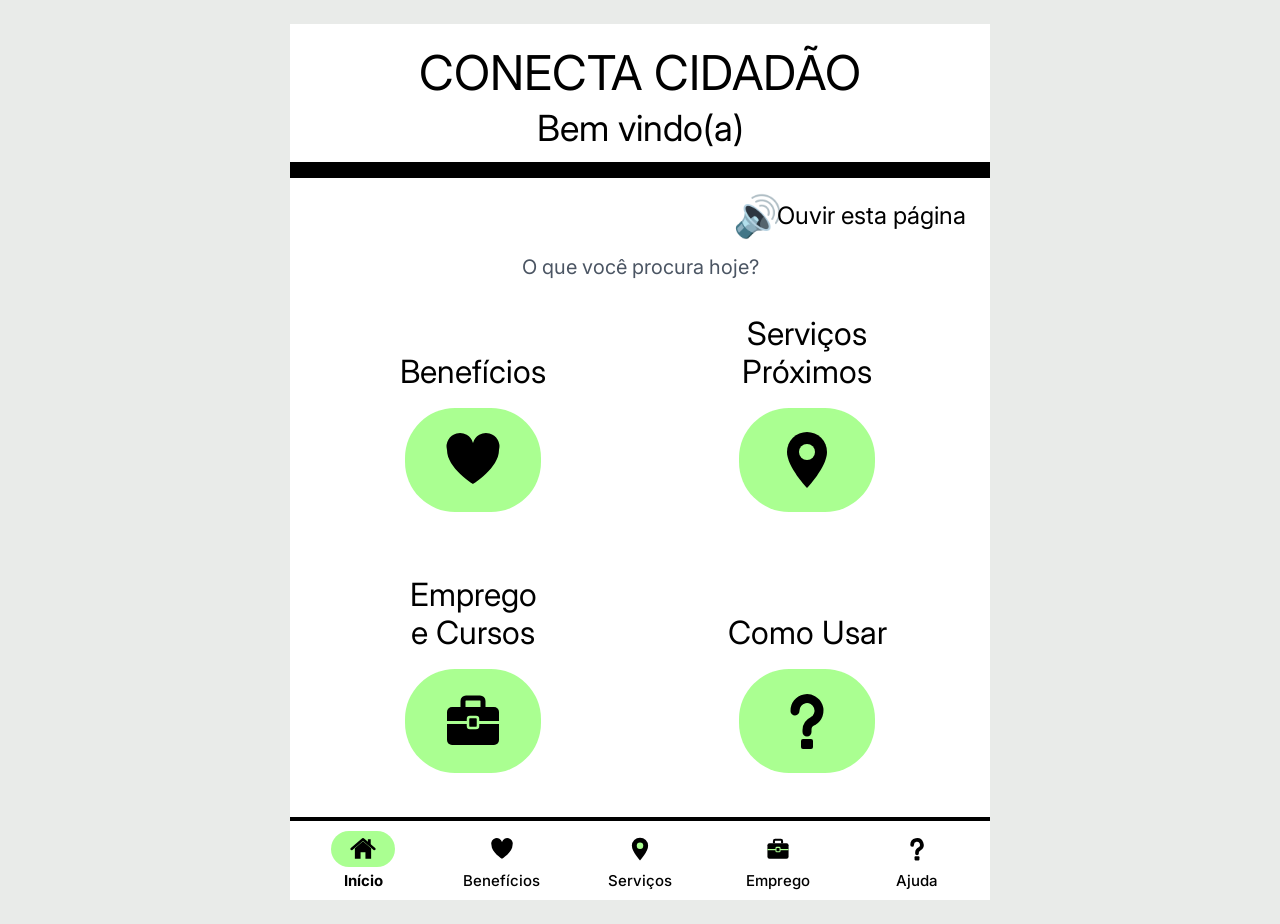
<file: conecta-cidadao/index.html>
<!DOCTYPE html>
<html lang="pt-BR">
<head>
  <meta charset="UTF-8">
  <meta name="viewport" content="width=device-width, initial-scale=1.0, viewport-fit=cover">
  <title>Conecta Cidadão</title>
  <link rel="preconnect" href="https://fonts.googleapis.com">
  <link rel="preconnect" href="https://fonts.gstatic.com" crossorigin>
  <link href="https://fonts.googleapis.com/css2?family=Inter:wght@400;500;600;700&display=swap" rel="stylesheet">
  <link rel="stylesheet" href="css/style.css">
</head>
<body>
  <a class="pular" href="#conteudo">Pular para o conteúdo</a>
  <div class="tela">
    <header>
      <div class="inicio-cabecalho">
        <h1>CONECTA CIDADÃO</h1>
        <p>Bem vindo(a)</p>
      </div>
      <div class="divisor"></div>
      <div class="navegacao navegacao--so-ouvir">
        <a class="ouvir" href="#ouvir"><span class="alto-falante" aria-hidden="true">🔊</span>Ouvir esta página</a>
      </div>
    </header>

    <main id="conteudo" class="principal">
      <p class="instrucao">O que você procura hoje?</p>
      <nav class="grade grade--inicio" aria-label="Menu principal">
        <a class="opcao" href="beneficios.html">
          <span class="opcao-rotulo">Benefícios</span>
          <span class="pilula"><img src="assets/coracao.svg" alt="" width="64" height="64"></span>
        </a>
        <a class="opcao" href="local-atendimento.html">
          <span class="opcao-rotulo">Serviços<br>Próximos</span>
          <span class="pilula"><img src="assets/local.svg" alt="" width="64" height="64"></span>
        </a>
        <a class="opcao" href="oportunidades.html">
          <span class="opcao-rotulo">Emprego<br>e Cursos</span>
          <span class="pilula"><img src="assets/maleta.svg" alt="" width="64" height="64"></span>
        </a>
        <a class="opcao" href="ajuda.html">
          <span class="opcao-rotulo">Como Usar</span>
          <span class="pilula"><img src="assets/ajuda.svg" alt="" width="64" height="64"></span>
        </a>
      </nav>
    </main>

    <nav class="barra" aria-label="Navegação principal">
      <a href="index.html" aria-current="page"><span class="barra-icone"><img src="assets/casa.svg" alt="" width="26" height="26"></span>Início</a>
      <a href="beneficios.html"><span class="barra-icone"><img src="assets/coracao.svg" alt="" width="26" height="26"></span>Benefícios</a>
      <a href="local-atendimento.html"><span class="barra-icone"><img src="assets/local.svg" alt="" width="26" height="26"></span>Serviços</a>
      <a href="oportunidades.html"><span class="barra-icone"><img src="assets/maleta.svg" alt="" width="26" height="26"></span>Emprego</a>
      <a href="ajuda.html"><span class="barra-icone"><img src="assets/ajuda.svg" alt="" width="26" height="26"></span>Ajuda</a>
    </nav>
  </div>

  <div class="popup" id="ouvir" role="dialog" aria-modal="true" aria-label="Reproduzindo áudio">
    <a class="popup-fundo" href="#" aria-label="Fechar" tabindex="-1"></a>
    <div class="popup-cartao">
      <input class="popup-pausar sr-only" type="checkbox" id="pausar">
      <span class="popup-indicador"></span>
      <a class="popup-fechar" href="#" aria-label="Fechar áudio" title="Fechar">×</a>
      <p class="popup-status" aria-live="polite"><span aria-hidden="true">🔊</span><span class="tocando">Reproduzindo..</span><span class="pausado">Pausado</span></p>
      <label class="popup-play" for="pausar" title="Pausar / continuar"><span class="i-pausa" aria-label="Pausar">❚❚</span><span class="i-play" aria-label="Continuar">▶</span></label>
      <div class="popup-faixa"></div>
      <p class="popup-origem">CONECTA CIDADÃO</p>
    </div>
  </div>
</body>
</html>
</file>
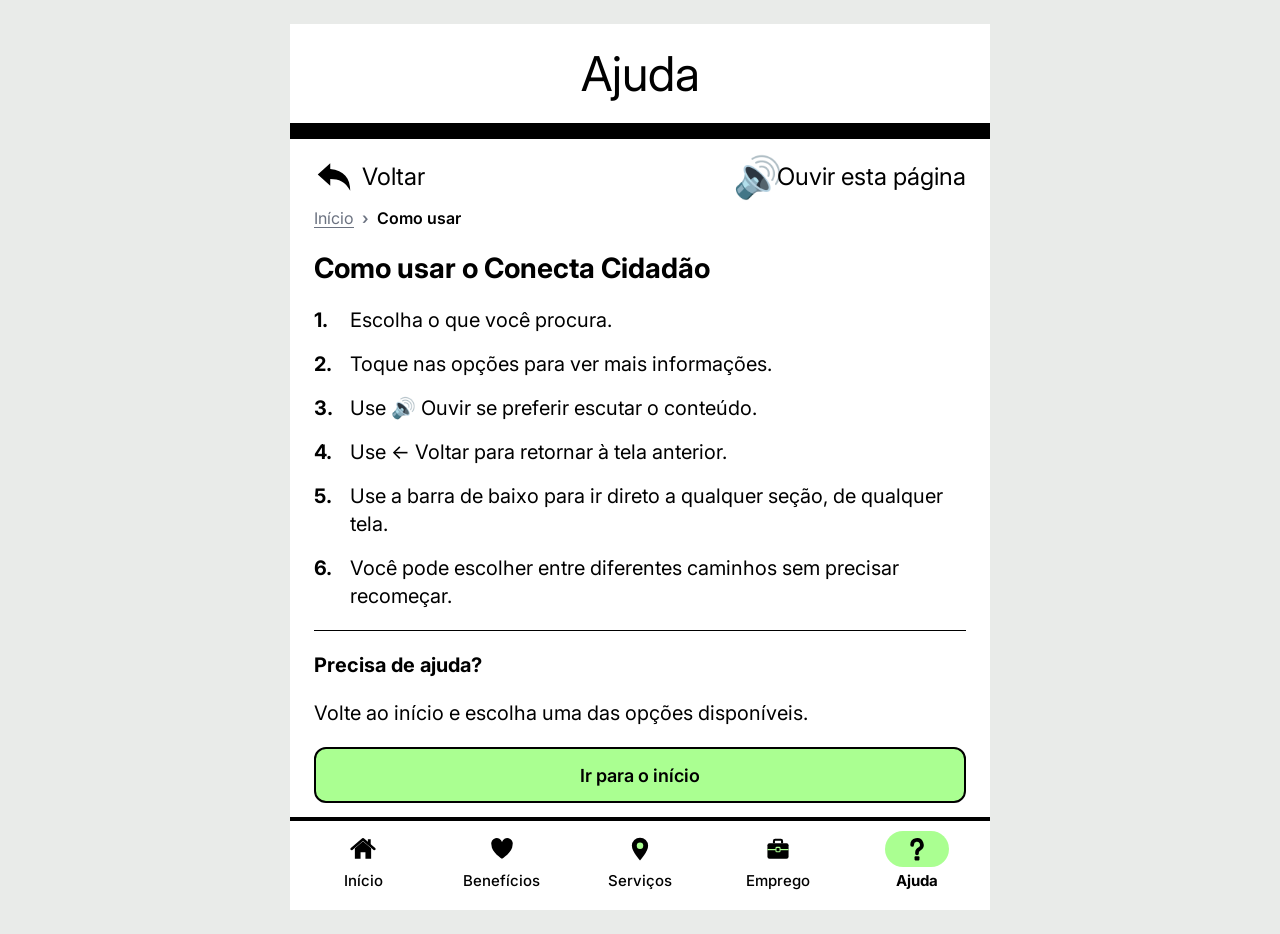
<file: conecta-cidadao/ajuda.html>
<!DOCTYPE html>
<html lang="pt-BR">
<head>
  <meta charset="UTF-8">
  <meta name="viewport" content="width=device-width, initial-scale=1.0, viewport-fit=cover">
  <title>Ajuda — Conecta Cidadão</title>
  <link rel="preconnect" href="https://fonts.googleapis.com">
  <link rel="preconnect" href="https://fonts.gstatic.com" crossorigin>
  <link href="https://fonts.googleapis.com/css2?family=Inter:wght@400;500;600;700&display=swap" rel="stylesheet">
  <link rel="stylesheet" href="css/style.css">
</head>
<body>
  <a class="pular" href="#conteudo">Pular para o conteúdo</a>
  <div class="tela">
    <header>
      <h1 class="titulo">Ajuda</h1>
      <div class="divisor"></div>
      <div class="navegacao">
        <a class="voltar" href="index.html"><img src="assets/voltar.svg" alt="" width="40" height="40">Voltar</a>
        <a class="ouvir" href="#ouvir"><span class="alto-falante" aria-hidden="true">🔊</span>Ouvir esta página</a>
      </div>
      <nav class="trilha" aria-label="Você está em"><ol><li><a href="index.html">Início</a></li><li aria-current="page">Como usar</li></ol></nav>
    </header>

    <main id="conteudo" class="principal">
      <section class="ajuda">
        <h2>Como usar o Conecta Cidadão</h2>
        <ol class="passos">
          <li>Escolha o que você procura.</li>
          <li>Toque nas opções para ver mais informações.</li>
          <li>Use 🔊 Ouvir se preferir escutar o conteúdo.</li>
          <li>Use ← Voltar para retornar à tela anterior.</li>
          <li>Use a barra de baixo para ir direto a qualquer seção, de qualquer tela.</li>
          <li>Você pode escolher entre diferentes caminhos sem precisar recomeçar.</li>
        </ol>
        <div class="separador"></div>
        <p class="destaque">Precisa de ajuda?</p>
        <p>Volte ao início e escolha uma das opções disponíveis.</p>
        <a class="botao botao--cheio" href="index.html">Ir para o início</a>
      </section>
    </main>

    <nav class="barra" aria-label="Navegação principal">
      <a href="index.html"><span class="barra-icone"><img src="assets/casa.svg" alt="" width="26" height="26"></span>Início</a>
      <a href="beneficios.html"><span class="barra-icone"><img src="assets/coracao.svg" alt="" width="26" height="26"></span>Benefícios</a>
      <a href="local-atendimento.html"><span class="barra-icone"><img src="assets/local.svg" alt="" width="26" height="26"></span>Serviços</a>
      <a href="oportunidades.html"><span class="barra-icone"><img src="assets/maleta.svg" alt="" width="26" height="26"></span>Emprego</a>
      <a href="ajuda.html" aria-current="page"><span class="barra-icone"><img src="assets/ajuda.svg" alt="" width="26" height="26"></span>Ajuda</a>
    </nav>
  </div>

  <div class="popup" id="ouvir" role="dialog" aria-modal="true" aria-label="Reproduzindo áudio">
    <a class="popup-fundo" href="#" aria-label="Fechar" tabindex="-1"></a>
    <div class="popup-cartao">
      <input class="popup-pausar sr-only" type="checkbox" id="pausar">
      <span class="popup-indicador"></span>
      <a class="popup-fechar" href="#" aria-label="Fechar áudio" title="Fechar">×</a>
      <p class="popup-status" aria-live="polite"><span aria-hidden="true">🔊</span><span class="tocando">Reproduzindo..</span><span class="pausado">Pausado</span></p>
      <label class="popup-play" for="pausar" title="Pausar / continuar"><span class="i-pausa" aria-label="Pausar">❚❚</span><span class="i-play" aria-label="Continuar">▶</span></label>
      <div class="popup-faixa"></div>
      <p class="popup-origem">Ajuda</p>
    </div>
  </div>
</body>
</html>
</file>
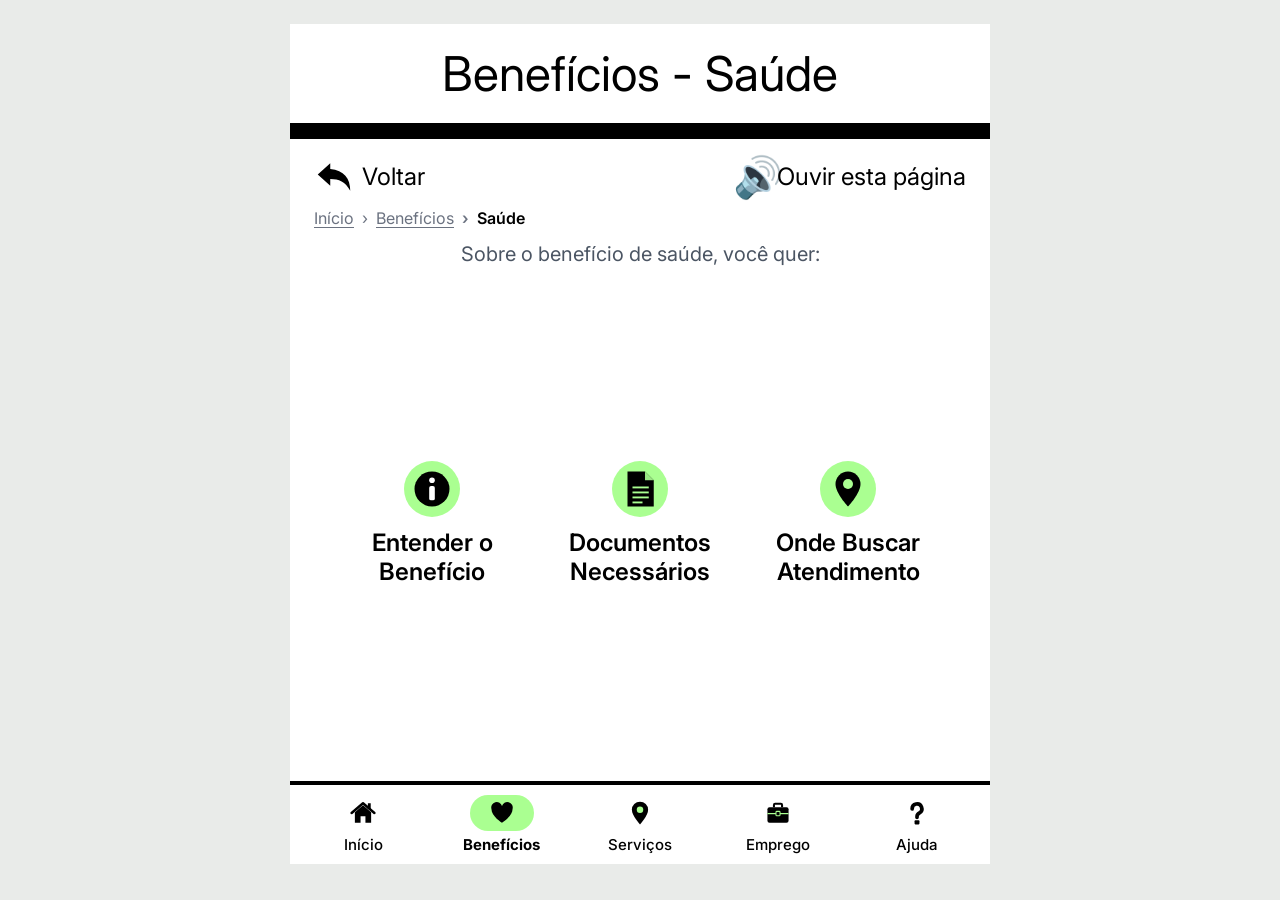
<file: conecta-cidadao/beneficios-saude.html>
<!DOCTYPE html>
<html lang="pt-BR">
<head>
  <meta charset="UTF-8">
  <meta name="viewport" content="width=device-width, initial-scale=1.0, viewport-fit=cover">
  <title>Benefícios - Saúde — Conecta Cidadão</title>
  <link rel="preconnect" href="https://fonts.googleapis.com">
  <link rel="preconnect" href="https://fonts.gstatic.com" crossorigin>
  <link href="https://fonts.googleapis.com/css2?family=Inter:wght@400;500;600;700&display=swap" rel="stylesheet">
  <link rel="stylesheet" href="css/style.css">
</head>
<body>
  <a class="pular" href="#conteudo">Pular para o conteúdo</a>
  <div class="tela">
    <header>
      <h1 class="titulo">Benefícios - Saúde</h1>
      <div class="divisor"></div>
      <div class="navegacao">
        <a class="voltar" href="beneficios.html"><img src="assets/voltar.svg" alt="" width="40" height="40">Voltar</a>
        <a class="ouvir" href="#ouvir"><span class="alto-falante" aria-hidden="true">🔊</span>Ouvir esta página</a>
      </div>
      <nav class="trilha" aria-label="Você está em"><ol><li><a href="index.html">Início</a></li><li><a href="beneficios.html">Benefícios</a></li><li aria-current="page">Saúde</li></ol></nav>
    </header>

    <main id="conteudo" class="principal">
      <p class="instrucao">Sobre o benefício de saúde, você quer:</p>
      <div class="opcoes-selo">
        <a class="opcao-selo" href="informacoes-saude.html">
          <span class="selo"><img src="assets/info.svg" alt="" width="40" height="40"></span>
          <span>Entender o<br>Benefício</span>
        </a>
        <a class="opcao-selo" href="documentos-saude.html">
          <span class="selo"><img src="assets/documentos.svg" alt="" width="40" height="40"></span>
          <span>Documentos<br>Necessários</span>
        </a>
        <a class="opcao-selo" href="local-atendimento.html">
          <span class="selo"><img src="assets/local.svg" alt="" width="40" height="40"></span>
          <span>Onde Buscar<br>Atendimento</span>
        </a>
      </div>
    </main>

    <nav class="barra" aria-label="Navegação principal">
      <a href="index.html"><span class="barra-icone"><img src="assets/casa.svg" alt="" width="26" height="26"></span>Início</a>
      <a href="beneficios.html" aria-current="page"><span class="barra-icone"><img src="assets/coracao.svg" alt="" width="26" height="26"></span>Benefícios</a>
      <a href="local-atendimento.html"><span class="barra-icone"><img src="assets/local.svg" alt="" width="26" height="26"></span>Serviços</a>
      <a href="oportunidades.html"><span class="barra-icone"><img src="assets/maleta.svg" alt="" width="26" height="26"></span>Emprego</a>
      <a href="ajuda.html"><span class="barra-icone"><img src="assets/ajuda.svg" alt="" width="26" height="26"></span>Ajuda</a>
    </nav>
  </div>

  <div class="popup" id="ouvir" role="dialog" aria-modal="true" aria-label="Reproduzindo áudio">
    <a class="popup-fundo" href="#" aria-label="Fechar" tabindex="-1"></a>
    <div class="popup-cartao">
      <input class="popup-pausar sr-only" type="checkbox" id="pausar">
      <span class="popup-indicador"></span>
      <a class="popup-fechar" href="#" aria-label="Fechar áudio" title="Fechar">×</a>
      <p class="popup-status" aria-live="polite"><span aria-hidden="true">🔊</span><span class="tocando">Reproduzindo..</span><span class="pausado">Pausado</span></p>
      <label class="popup-play" for="pausar" title="Pausar / continuar"><span class="i-pausa" aria-label="Pausar">❚❚</span><span class="i-play" aria-label="Continuar">▶</span></label>
      <div class="popup-faixa"></div>
      <p class="popup-origem">Benefícios - Saúde</p>
    </div>
  </div>
</body>
</html>
</file>
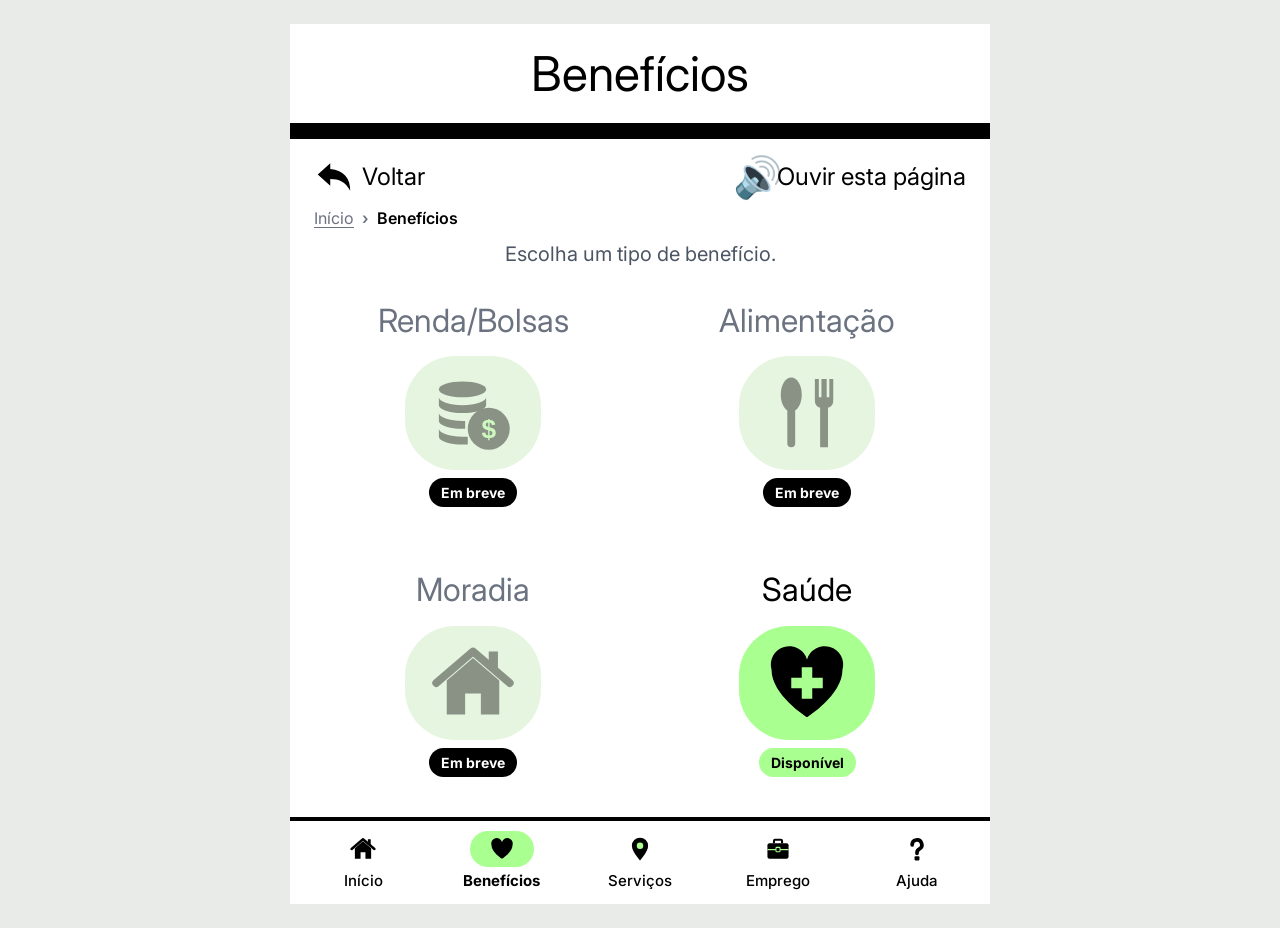
<file: conecta-cidadao/beneficios.html>
<!DOCTYPE html>
<html lang="pt-BR">
<head>
  <meta charset="UTF-8">
  <meta name="viewport" content="width=device-width, initial-scale=1.0, viewport-fit=cover">
  <title>Benefícios — Conecta Cidadão</title>
  <link rel="preconnect" href="https://fonts.googleapis.com">
  <link rel="preconnect" href="https://fonts.gstatic.com" crossorigin>
  <link href="https://fonts.googleapis.com/css2?family=Inter:wght@400;500;600;700&display=swap" rel="stylesheet">
  <link rel="stylesheet" href="css/style.css">
</head>
<body>
  <a class="pular" href="#conteudo">Pular para o conteúdo</a>
  <div class="tela">
    <header>
      <h1 class="titulo">Benefícios</h1>
      <div class="divisor"></div>
      <div class="navegacao">
        <a class="voltar" href="index.html"><img src="assets/voltar.svg" alt="" width="40" height="40">Voltar</a>
        <a class="ouvir" href="#ouvir"><span class="alto-falante" aria-hidden="true">🔊</span>Ouvir esta página</a>
      </div>
      <nav class="trilha" aria-label="Você está em"><ol><li><a href="index.html">Início</a></li><li aria-current="page">Benefícios</li></ol></nav>
    </header>

    <main id="conteudo" class="principal">
      <p class="instrucao">Escolha um tipo de benefício.</p>
      <div class="grade">
        <div class="opcao opcao--em-breve" aria-disabled="true">
          <span class="opcao-rotulo">Renda/Bolsas</span>
          <span class="pilula pilula--alta"><img src="assets/dinheiro.svg" alt="" width="84" height="84"></span>
          <span class="selo-texto">Em breve</span>
        </div>
        <div class="opcao opcao--em-breve" aria-disabled="true">
          <span class="opcao-rotulo">Alimentação</span>
          <span class="pilula pilula--alta"><img src="assets/talheres.svg" alt="" width="84" height="84"></span>
          <span class="selo-texto">Em breve</span>
        </div>
        <div class="opcao opcao--em-breve" aria-disabled="true">
          <span class="opcao-rotulo">Moradia</span>
          <span class="pilula pilula--alta"><img src="assets/casa.svg" alt="" width="84" height="84"></span>
          <span class="selo-texto">Em breve</span>
        </div>
        <a class="opcao" href="beneficios-saude.html">
          <span class="opcao-rotulo">Saúde</span>
          <span class="pilula pilula--alta"><img src="assets/saude.svg" alt="" width="84" height="84"></span>
          <span class="selo-texto selo-texto--disponivel">Disponível</span>
        </a>
      </div>
    </main>

    <nav class="barra" aria-label="Navegação principal">
      <a href="index.html"><span class="barra-icone"><img src="assets/casa.svg" alt="" width="26" height="26"></span>Início</a>
      <a href="beneficios.html" aria-current="page"><span class="barra-icone"><img src="assets/coracao.svg" alt="" width="26" height="26"></span>Benefícios</a>
      <a href="local-atendimento.html"><span class="barra-icone"><img src="assets/local.svg" alt="" width="26" height="26"></span>Serviços</a>
      <a href="oportunidades.html"><span class="barra-icone"><img src="assets/maleta.svg" alt="" width="26" height="26"></span>Emprego</a>
      <a href="ajuda.html"><span class="barra-icone"><img src="assets/ajuda.svg" alt="" width="26" height="26"></span>Ajuda</a>
    </nav>
  </div>

  <div class="popup" id="ouvir" role="dialog" aria-modal="true" aria-label="Reproduzindo áudio">
    <a class="popup-fundo" href="#" aria-label="Fechar" tabindex="-1"></a>
    <div class="popup-cartao">
      <input class="popup-pausar sr-only" type="checkbox" id="pausar">
      <span class="popup-indicador"></span>
      <a class="popup-fechar" href="#" aria-label="Fechar áudio" title="Fechar">×</a>
      <p class="popup-status" aria-live="polite"><span aria-hidden="true">🔊</span><span class="tocando">Reproduzindo..</span><span class="pausado">Pausado</span></p>
      <label class="popup-play" for="pausar" title="Pausar / continuar"><span class="i-pausa" aria-label="Pausar">❚❚</span><span class="i-play" aria-label="Continuar">▶</span></label>
      <div class="popup-faixa"></div>
      <p class="popup-origem">Benefícios</p>
    </div>
  </div>
</body>
</html>
</file>
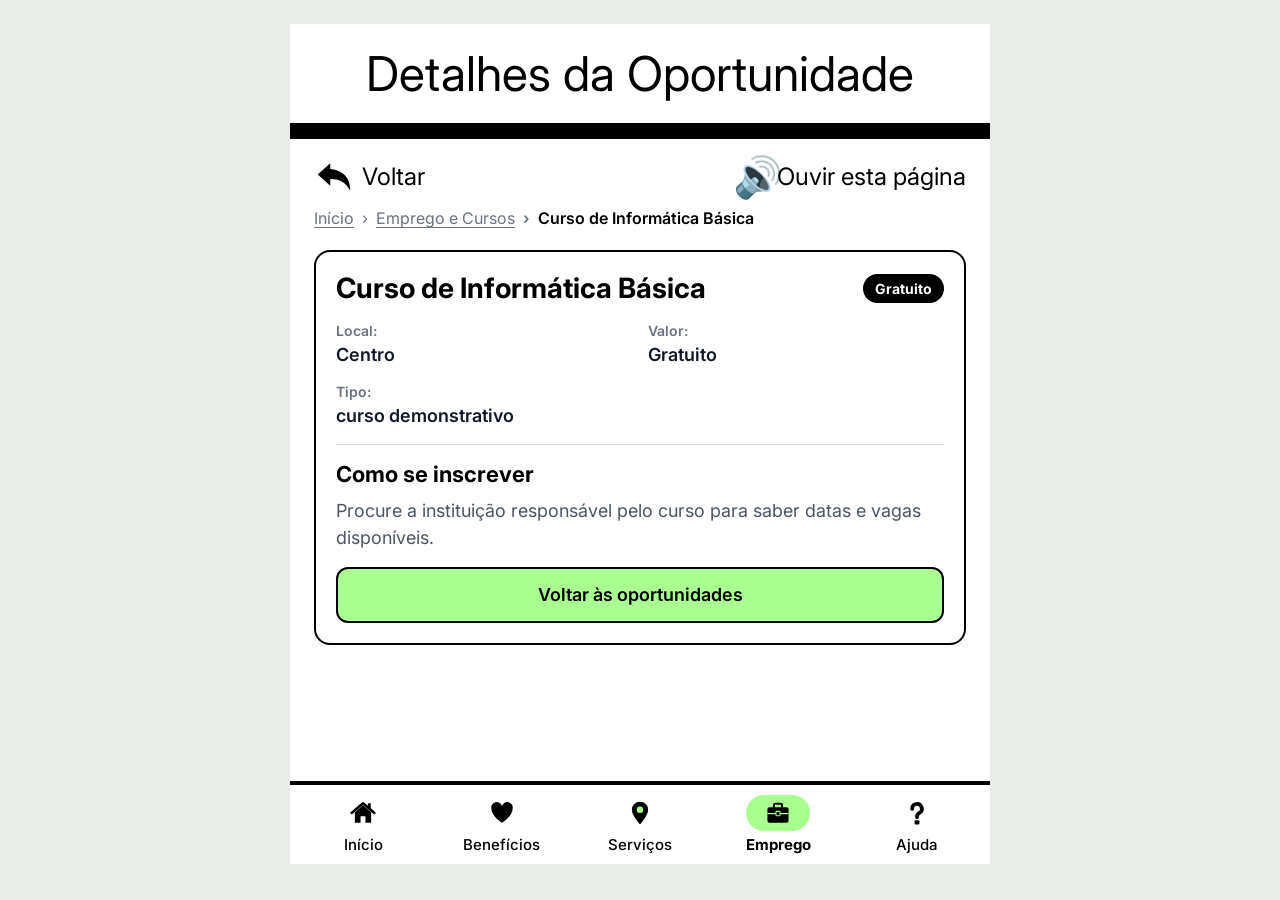
<file: conecta-cidadao/detalhes-curso.html>
<!DOCTYPE html>
<html lang="pt-BR">
<head>
  <meta charset="UTF-8">
  <meta name="viewport" content="width=device-width, initial-scale=1.0, viewport-fit=cover">
  <title>Detalhes da Oportunidade — Conecta Cidadão</title>
  <link rel="preconnect" href="https://fonts.googleapis.com">
  <link rel="preconnect" href="https://fonts.gstatic.com" crossorigin>
  <link href="https://fonts.googleapis.com/css2?family=Inter:wght@400;500;600;700&display=swap" rel="stylesheet">
  <link rel="stylesheet" href="css/style.css">
</head>
<body>
  <a class="pular" href="#conteudo">Pular para o conteúdo</a>
  <div class="tela">
    <header>
      <h1 class="titulo">Detalhes da Oportunidade</h1>
      <div class="divisor"></div>
      <div class="navegacao">
        <a class="voltar" href="oportunidades.html"><img src="assets/voltar.svg" alt="" width="40" height="40">Voltar</a>
        <a class="ouvir" href="#ouvir"><span class="alto-falante" aria-hidden="true">🔊</span>Ouvir esta página</a>
      </div>
      <nav class="trilha" aria-label="Você está em"><ol><li><a href="index.html">Início</a></li><li><a href="oportunidades.html">Emprego e Cursos</a></li><li aria-current="page">Curso de Informática Básica</li></ol></nav>
    </header>

    <main id="conteudo" class="principal">
      <section class="conteudo">
        <article class="cartao cartao--destaque cartao--espacado">
          <div class="cartao-topo">
            <h2 class="cartao-titulo--grande">Curso de Informática Básica</h2>
            <span class="selo-texto">Gratuito</span>
          </div>

          <div class="info-linha">
            <div class="info"><span class="info-rotulo">Local:</span><span class="info-valor">Centro</span></div>
            <div class="info"><span class="info-rotulo">Valor:</span><span class="info-valor">Gratuito</span></div>
          </div>
          <div class="info"><span class="info-rotulo">Tipo:</span><span class="info-valor">curso demonstrativo</span></div>

          <div class="separador separador--escuro"></div>

          <div class="como">
            <h3>Como se inscrever</h3>
            <p>Procure a instituição responsável pelo curso para saber datas e vagas disponíveis.</p>
          </div>

          <a class="botao botao--cheio" href="oportunidades.html">Voltar às oportunidades</a>
        </article>
      </section>
    </main>

    <nav class="barra" aria-label="Navegação principal">
      <a href="index.html"><span class="barra-icone"><img src="assets/casa.svg" alt="" width="26" height="26"></span>Início</a>
      <a href="beneficios.html"><span class="barra-icone"><img src="assets/coracao.svg" alt="" width="26" height="26"></span>Benefícios</a>
      <a href="local-atendimento.html"><span class="barra-icone"><img src="assets/local.svg" alt="" width="26" height="26"></span>Serviços</a>
      <a href="oportunidades.html" aria-current="page"><span class="barra-icone"><img src="assets/maleta.svg" alt="" width="26" height="26"></span>Emprego</a>
      <a href="ajuda.html"><span class="barra-icone"><img src="assets/ajuda.svg" alt="" width="26" height="26"></span>Ajuda</a>
    </nav>
  </div>

  <div class="popup" id="ouvir" role="dialog" aria-modal="true" aria-label="Reproduzindo áudio">
    <a class="popup-fundo" href="#" aria-label="Fechar" tabindex="-1"></a>
    <div class="popup-cartao">
      <input class="popup-pausar sr-only" type="checkbox" id="pausar">
      <span class="popup-indicador"></span>
      <a class="popup-fechar" href="#" aria-label="Fechar áudio" title="Fechar">×</a>
      <p class="popup-status" aria-live="polite"><span aria-hidden="true">🔊</span><span class="tocando">Reproduzindo..</span><span class="pausado">Pausado</span></p>
      <label class="popup-play" for="pausar" title="Pausar / continuar"><span class="i-pausa" aria-label="Pausar">❚❚</span><span class="i-play" aria-label="Continuar">▶</span></label>
      <div class="popup-faixa"></div>
      <p class="popup-origem">Detalhes da Oportunidade</p>
    </div>
  </div>
</body>
</html>
</file>
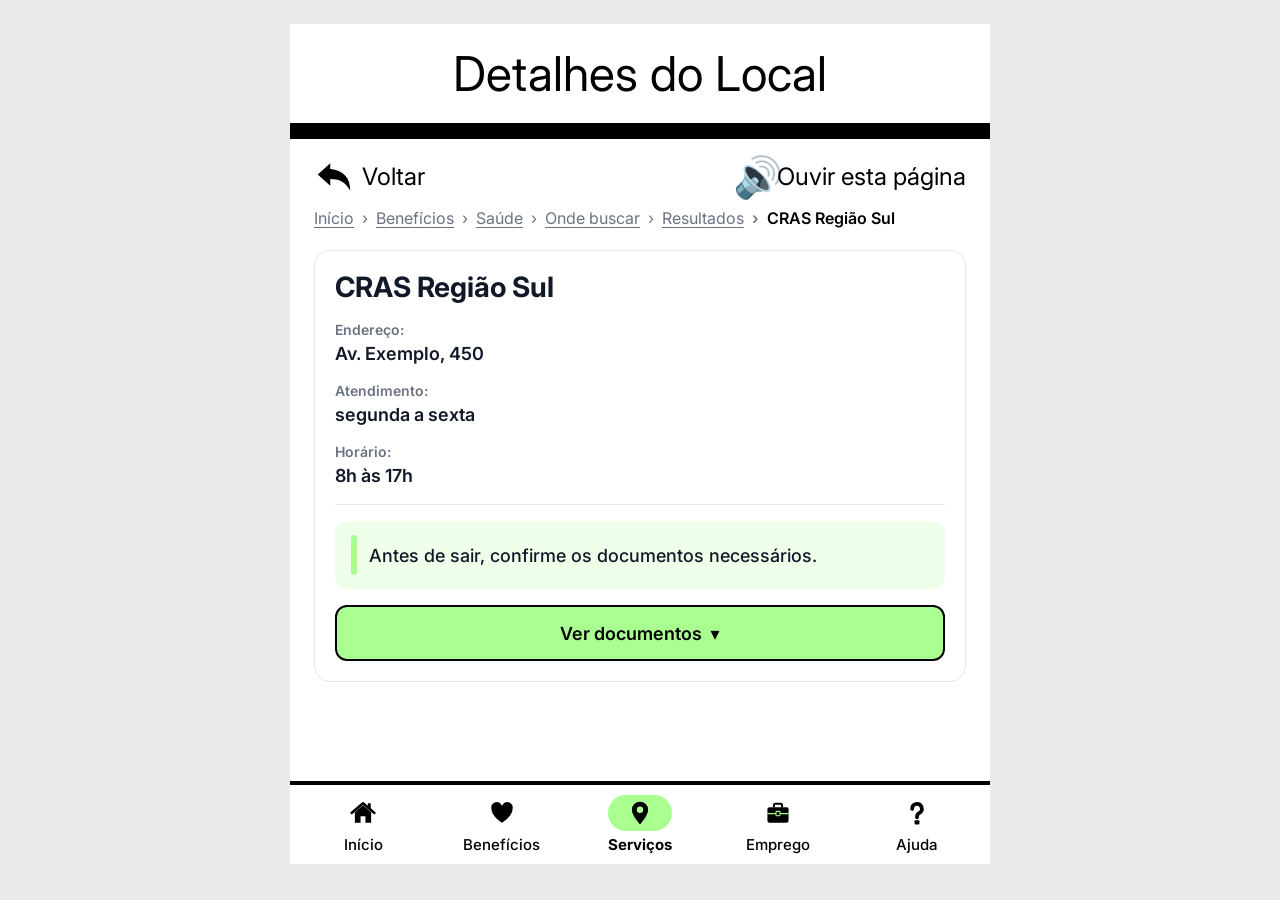
<file: conecta-cidadao/detalhes-local-cras.html>
<!DOCTYPE html>
<html lang="pt-BR">
<head>
  <meta charset="UTF-8">
  <meta name="viewport" content="width=device-width, initial-scale=1.0, viewport-fit=cover">
  <title>Detalhes do Local — Conecta Cidadão</title>
  <link rel="preconnect" href="https://fonts.googleapis.com">
  <link rel="preconnect" href="https://fonts.gstatic.com" crossorigin>
  <link href="https://fonts.googleapis.com/css2?family=Inter:wght@400;500;600;700&display=swap" rel="stylesheet">
  <link rel="stylesheet" href="css/style.css">
</head>
<body>
  <a class="pular" href="#conteudo">Pular para o conteúdo</a>
  <div class="tela">
    <header>
      <h1 class="titulo">Detalhes do Local</h1>
      <div class="divisor"></div>
      <div class="navegacao">
        <a class="voltar" href="resultados.html"><img src="assets/voltar.svg" alt="" width="40" height="40">Voltar</a>
        <a class="ouvir" href="#ouvir"><span class="alto-falante" aria-hidden="true">🔊</span>Ouvir esta página</a>
      </div>
      <nav class="trilha" aria-label="Você está em"><ol><li><a href="index.html">Início</a></li><li><a href="beneficios.html">Benefícios</a></li><li><a href="beneficios-saude.html">Saúde</a></li><li><a href="local-atendimento.html">Onde buscar</a></li><li><a href="resultados.html">Resultados</a></li><li aria-current="page">CRAS Região Sul</li></ol></nav>
    </header>

    <main id="conteudo" class="principal">
      <section class="conteudo">
        <article class="cartao cartao--espacado">
          <h2 class="cartao-titulo--grande cartao-titulo--escuro">CRAS Região Sul</h2>

          <div class="info"><span class="info-rotulo">Endereço:</span><span class="info-valor">Av. Exemplo, 450</span></div>
          <div class="info"><span class="info-rotulo">Atendimento:</span><span class="info-valor">segunda a sexta</span></div>
          <div class="info"><span class="info-rotulo">Horário:</span><span class="info-valor">8h às 17h</span></div>

          <div class="separador"></div>

          <p class="orientacao">Antes de sair, confirme os documentos necessários.</p>

          <details class="docs-local">
            <summary class="botao botao--cheio"><span class="abrir">Ver documentos</span><span class="fechar">Ocultar documentos</span></summary>
            <div class="docs-local-conteudo">
              <p class="docs-local-titulo">Leve ao atendimento (marque o que já separou):</p>
              <ul class="checklist checklist--compacta">
                <li><label><input type="checkbox"><span>RG ou CNH</span></label></li>
                <li><label><input type="checkbox"><span>CPF</span></label></li>
                <li><label><input type="checkbox"><span>Comprovante de Residência</span></label></li>
              </ul>
              <p class="checklist-pronto" aria-live="polite">✓ Tudo pronto! Você já pode ir a este local.</p>
            </div>
          </details>
        </article>
      </section>
    </main>

    <nav class="barra" aria-label="Navegação principal">
      <a href="index.html"><span class="barra-icone"><img src="assets/casa.svg" alt="" width="26" height="26"></span>Início</a>
      <a href="beneficios.html"><span class="barra-icone"><img src="assets/coracao.svg" alt="" width="26" height="26"></span>Benefícios</a>
      <a href="local-atendimento.html" aria-current="page"><span class="barra-icone"><img src="assets/local.svg" alt="" width="26" height="26"></span>Serviços</a>
      <a href="oportunidades.html"><span class="barra-icone"><img src="assets/maleta.svg" alt="" width="26" height="26"></span>Emprego</a>
      <a href="ajuda.html"><span class="barra-icone"><img src="assets/ajuda.svg" alt="" width="26" height="26"></span>Ajuda</a>
    </nav>
  </div>

  <div class="popup" id="ouvir" role="dialog" aria-modal="true" aria-label="Reproduzindo áudio">
    <a class="popup-fundo" href="#" aria-label="Fechar" tabindex="-1"></a>
    <div class="popup-cartao">
      <input class="popup-pausar sr-only" type="checkbox" id="pausar">
      <span class="popup-indicador"></span>
      <a class="popup-fechar" href="#" aria-label="Fechar áudio" title="Fechar">×</a>
      <p class="popup-status" aria-live="polite"><span aria-hidden="true">🔊</span><span class="tocando">Reproduzindo..</span><span class="pausado">Pausado</span></p>
      <label class="popup-play" for="pausar" title="Pausar / continuar"><span class="i-pausa" aria-label="Pausar">❚❚</span><span class="i-play" aria-label="Continuar">▶</span></label>
      <div class="popup-faixa"></div>
      <p class="popup-origem">Detalhes do Local</p>
    </div>
  </div>
</body>
</html>
</file>
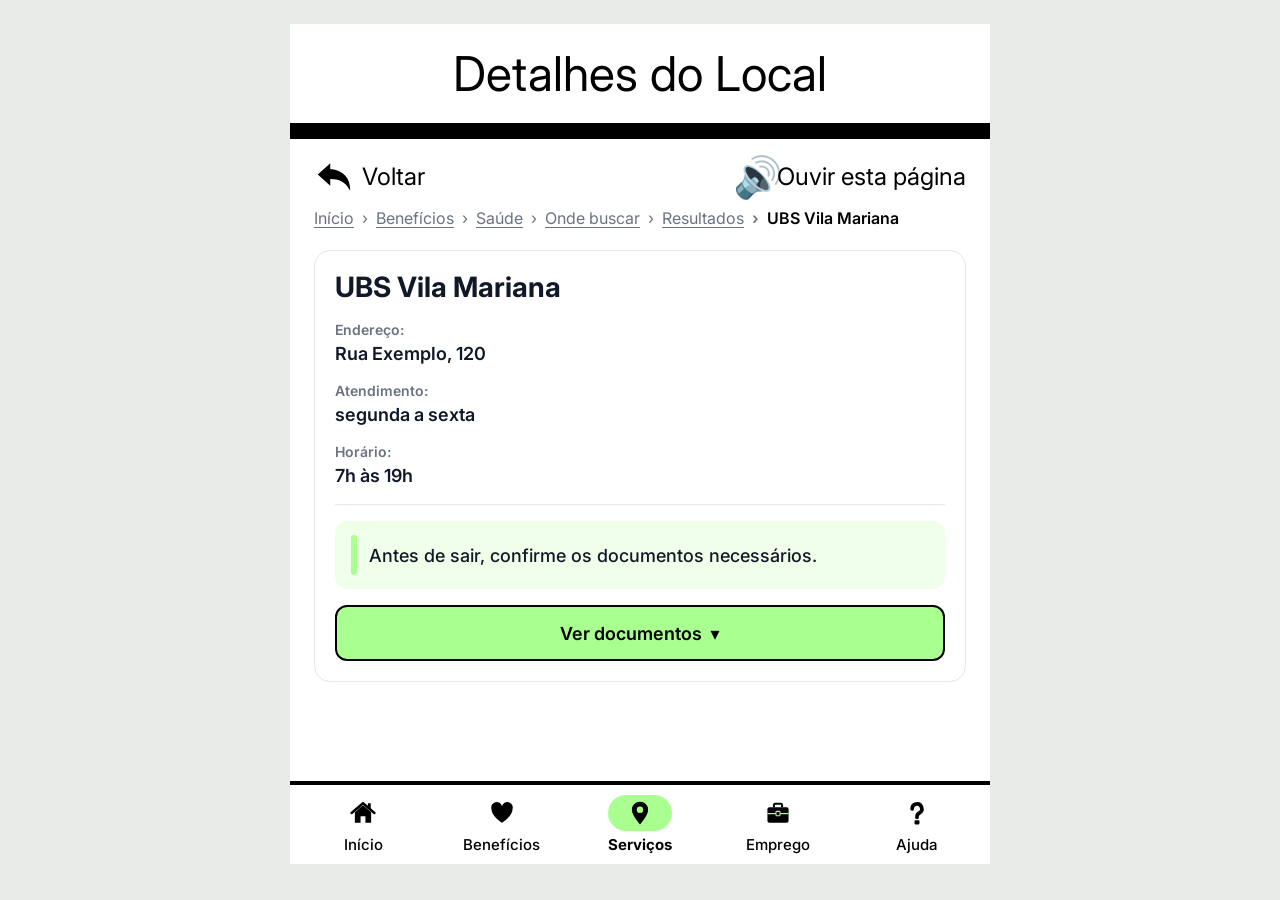
<file: conecta-cidadao/detalhes-local.html>
<!DOCTYPE html>
<html lang="pt-BR">
<head>
  <meta charset="UTF-8">
  <meta name="viewport" content="width=device-width, initial-scale=1.0, viewport-fit=cover">
  <title>Detalhes do Local — Conecta Cidadão</title>
  <link rel="preconnect" href="https://fonts.googleapis.com">
  <link rel="preconnect" href="https://fonts.gstatic.com" crossorigin>
  <link href="https://fonts.googleapis.com/css2?family=Inter:wght@400;500;600;700&display=swap" rel="stylesheet">
  <link rel="stylesheet" href="css/style.css">
</head>
<body>
  <a class="pular" href="#conteudo">Pular para o conteúdo</a>
  <div class="tela">
    <header>
      <h1 class="titulo">Detalhes do Local</h1>
      <div class="divisor"></div>
      <div class="navegacao">
        <a class="voltar" href="resultados.html"><img src="assets/voltar.svg" alt="" width="40" height="40">Voltar</a>
        <a class="ouvir" href="#ouvir"><span class="alto-falante" aria-hidden="true">🔊</span>Ouvir esta página</a>
      </div>
      <nav class="trilha" aria-label="Você está em"><ol><li><a href="index.html">Início</a></li><li><a href="beneficios.html">Benefícios</a></li><li><a href="beneficios-saude.html">Saúde</a></li><li><a href="local-atendimento.html">Onde buscar</a></li><li><a href="resultados.html">Resultados</a></li><li aria-current="page">UBS Vila Mariana</li></ol></nav>
    </header>

    <main id="conteudo" class="principal">
      <section class="conteudo">
        <article class="cartao cartao--espacado">
          <h2 class="cartao-titulo--grande cartao-titulo--escuro">UBS Vila Mariana</h2>

          <div class="info"><span class="info-rotulo">Endereço:</span><span class="info-valor">Rua Exemplo, 120</span></div>
          <div class="info"><span class="info-rotulo">Atendimento:</span><span class="info-valor">segunda a sexta</span></div>
          <div class="info"><span class="info-rotulo">Horário:</span><span class="info-valor">7h às 19h</span></div>

          <div class="separador"></div>

          <p class="orientacao">Antes de sair, confirme os documentos necessários.</p>

          <details class="docs-local">
            <summary class="botao botao--cheio"><span class="abrir">Ver documentos</span><span class="fechar">Ocultar documentos</span></summary>
            <div class="docs-local-conteudo">
              <p class="docs-local-titulo">Leve ao atendimento (marque o que já separou):</p>
              <ul class="checklist checklist--compacta">
                <li><label><input type="checkbox"><span>RG ou CNH</span></label></li>
                <li><label><input type="checkbox"><span>CPF</span></label></li>
                <li><label><input type="checkbox"><span>Comprovante de Residência</span></label></li>
              </ul>
              <p class="checklist-pronto" aria-live="polite">✓ Tudo pronto! Você já pode ir a este local.</p>
            </div>
          </details>
        </article>
      </section>
    </main>

    <nav class="barra" aria-label="Navegação principal">
      <a href="index.html"><span class="barra-icone"><img src="assets/casa.svg" alt="" width="26" height="26"></span>Início</a>
      <a href="beneficios.html"><span class="barra-icone"><img src="assets/coracao.svg" alt="" width="26" height="26"></span>Benefícios</a>
      <a href="local-atendimento.html" aria-current="page"><span class="barra-icone"><img src="assets/local.svg" alt="" width="26" height="26"></span>Serviços</a>
      <a href="oportunidades.html"><span class="barra-icone"><img src="assets/maleta.svg" alt="" width="26" height="26"></span>Emprego</a>
      <a href="ajuda.html"><span class="barra-icone"><img src="assets/ajuda.svg" alt="" width="26" height="26"></span>Ajuda</a>
    </nav>
  </div>

  <div class="popup" id="ouvir" role="dialog" aria-modal="true" aria-label="Reproduzindo áudio">
    <a class="popup-fundo" href="#" aria-label="Fechar" tabindex="-1"></a>
    <div class="popup-cartao">
      <input class="popup-pausar sr-only" type="checkbox" id="pausar">
      <span class="popup-indicador"></span>
      <a class="popup-fechar" href="#" aria-label="Fechar áudio" title="Fechar">×</a>
      <p class="popup-status" aria-live="polite"><span aria-hidden="true">🔊</span><span class="tocando">Reproduzindo..</span><span class="pausado">Pausado</span></p>
      <label class="popup-play" for="pausar" title="Pausar / continuar"><span class="i-pausa" aria-label="Pausar">❚❚</span><span class="i-play" aria-label="Continuar">▶</span></label>
      <div class="popup-faixa"></div>
      <p class="popup-origem">Detalhes do Local</p>
    </div>
  </div>
</body>
</html>
</file>
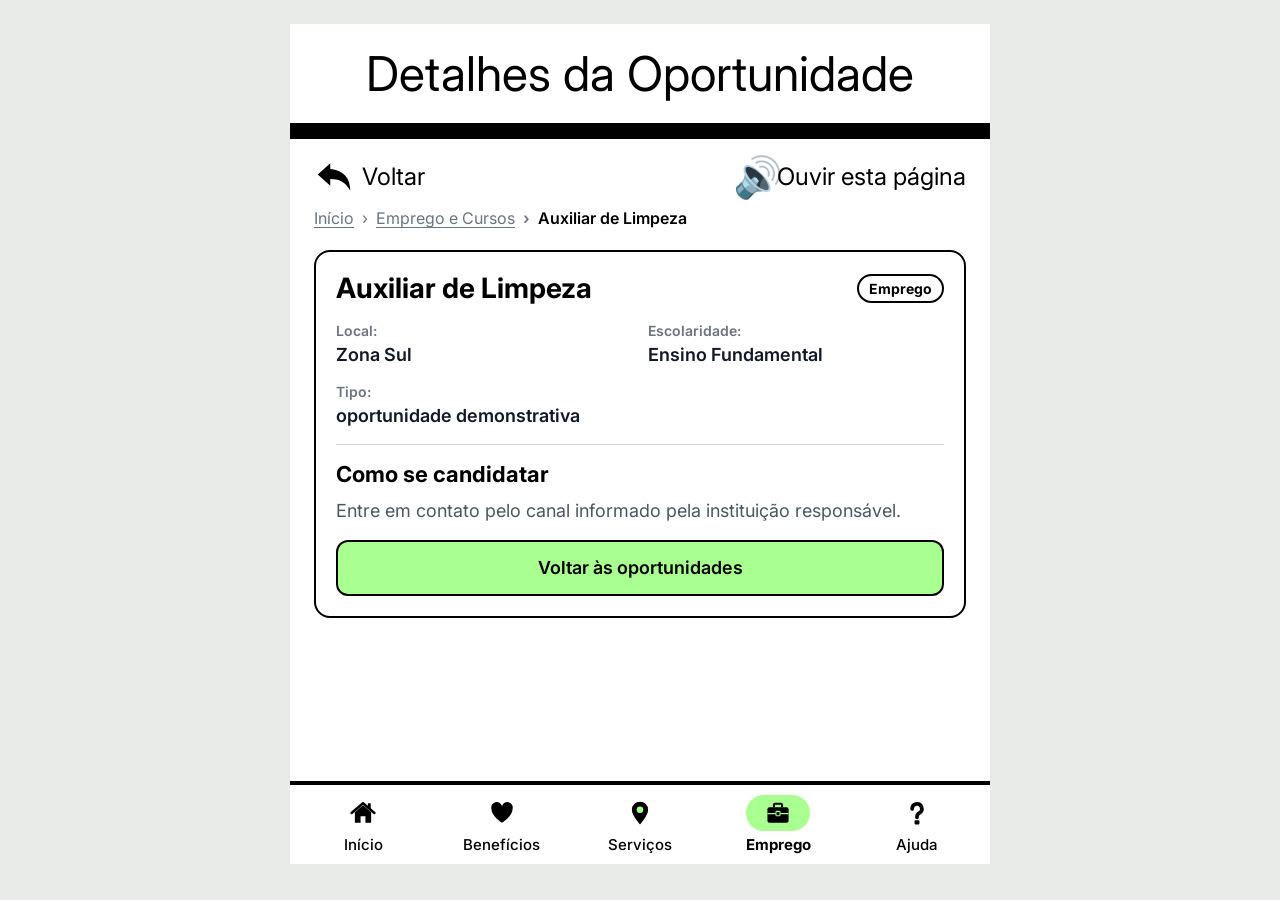
<file: conecta-cidadao/detalhes-oportunidade.html>
<!DOCTYPE html>
<html lang="pt-BR">
<head>
  <meta charset="UTF-8">
  <meta name="viewport" content="width=device-width, initial-scale=1.0, viewport-fit=cover">
  <title>Detalhes da Oportunidade — Conecta Cidadão</title>
  <link rel="preconnect" href="https://fonts.googleapis.com">
  <link rel="preconnect" href="https://fonts.gstatic.com" crossorigin>
  <link href="https://fonts.googleapis.com/css2?family=Inter:wght@400;500;600;700&display=swap" rel="stylesheet">
  <link rel="stylesheet" href="css/style.css">
</head>
<body>
  <a class="pular" href="#conteudo">Pular para o conteúdo</a>
  <div class="tela">
    <header>
      <h1 class="titulo">Detalhes da Oportunidade</h1>
      <div class="divisor"></div>
      <div class="navegacao">
        <a class="voltar" href="oportunidades.html"><img src="assets/voltar.svg" alt="" width="40" height="40">Voltar</a>
        <a class="ouvir" href="#ouvir"><span class="alto-falante" aria-hidden="true">🔊</span>Ouvir esta página</a>
      </div>
      <nav class="trilha" aria-label="Você está em"><ol><li><a href="index.html">Início</a></li><li><a href="oportunidades.html">Emprego e Cursos</a></li><li aria-current="page">Auxiliar de Limpeza</li></ol></nav>
    </header>

    <main id="conteudo" class="principal">
      <section class="conteudo">
        <article class="cartao cartao--destaque cartao--espacado">
          <div class="cartao-topo">
            <h2 class="cartao-titulo--grande">Auxiliar de Limpeza</h2>
            <span class="selo-texto selo-texto--claro">Emprego</span>
          </div>

          <div class="info-linha">
            <div class="info"><span class="info-rotulo">Local:</span><span class="info-valor">Zona Sul</span></div>
            <div class="info"><span class="info-rotulo">Escolaridade:</span><span class="info-valor">Ensino Fundamental</span></div>
          </div>
          <div class="info"><span class="info-rotulo">Tipo:</span><span class="info-valor">oportunidade demonstrativa</span></div>

          <div class="separador separador--escuro"></div>

          <div class="como">
            <h3>Como se candidatar</h3>
            <p>Entre em contato pelo canal informado pela instituição responsável.</p>
          </div>

          <a class="botao botao--cheio" href="oportunidades.html">Voltar às oportunidades</a>
        </article>
      </section>
    </main>

    <nav class="barra" aria-label="Navegação principal">
      <a href="index.html"><span class="barra-icone"><img src="assets/casa.svg" alt="" width="26" height="26"></span>Início</a>
      <a href="beneficios.html"><span class="barra-icone"><img src="assets/coracao.svg" alt="" width="26" height="26"></span>Benefícios</a>
      <a href="local-atendimento.html"><span class="barra-icone"><img src="assets/local.svg" alt="" width="26" height="26"></span>Serviços</a>
      <a href="oportunidades.html" aria-current="page"><span class="barra-icone"><img src="assets/maleta.svg" alt="" width="26" height="26"></span>Emprego</a>
      <a href="ajuda.html"><span class="barra-icone"><img src="assets/ajuda.svg" alt="" width="26" height="26"></span>Ajuda</a>
    </nav>
  </div>

  <div class="popup" id="ouvir" role="dialog" aria-modal="true" aria-label="Reproduzindo áudio">
    <a class="popup-fundo" href="#" aria-label="Fechar" tabindex="-1"></a>
    <div class="popup-cartao">
      <input class="popup-pausar sr-only" type="checkbox" id="pausar">
      <span class="popup-indicador"></span>
      <a class="popup-fechar" href="#" aria-label="Fechar áudio" title="Fechar">×</a>
      <p class="popup-status" aria-live="polite"><span aria-hidden="true">🔊</span><span class="tocando">Reproduzindo..</span><span class="pausado">Pausado</span></p>
      <label class="popup-play" for="pausar" title="Pausar / continuar"><span class="i-pausa" aria-label="Pausar">❚❚</span><span class="i-play" aria-label="Continuar">▶</span></label>
      <div class="popup-faixa"></div>
      <p class="popup-origem">Detalhes da Oportunidade</p>
    </div>
  </div>
</body>
</html>
</file>
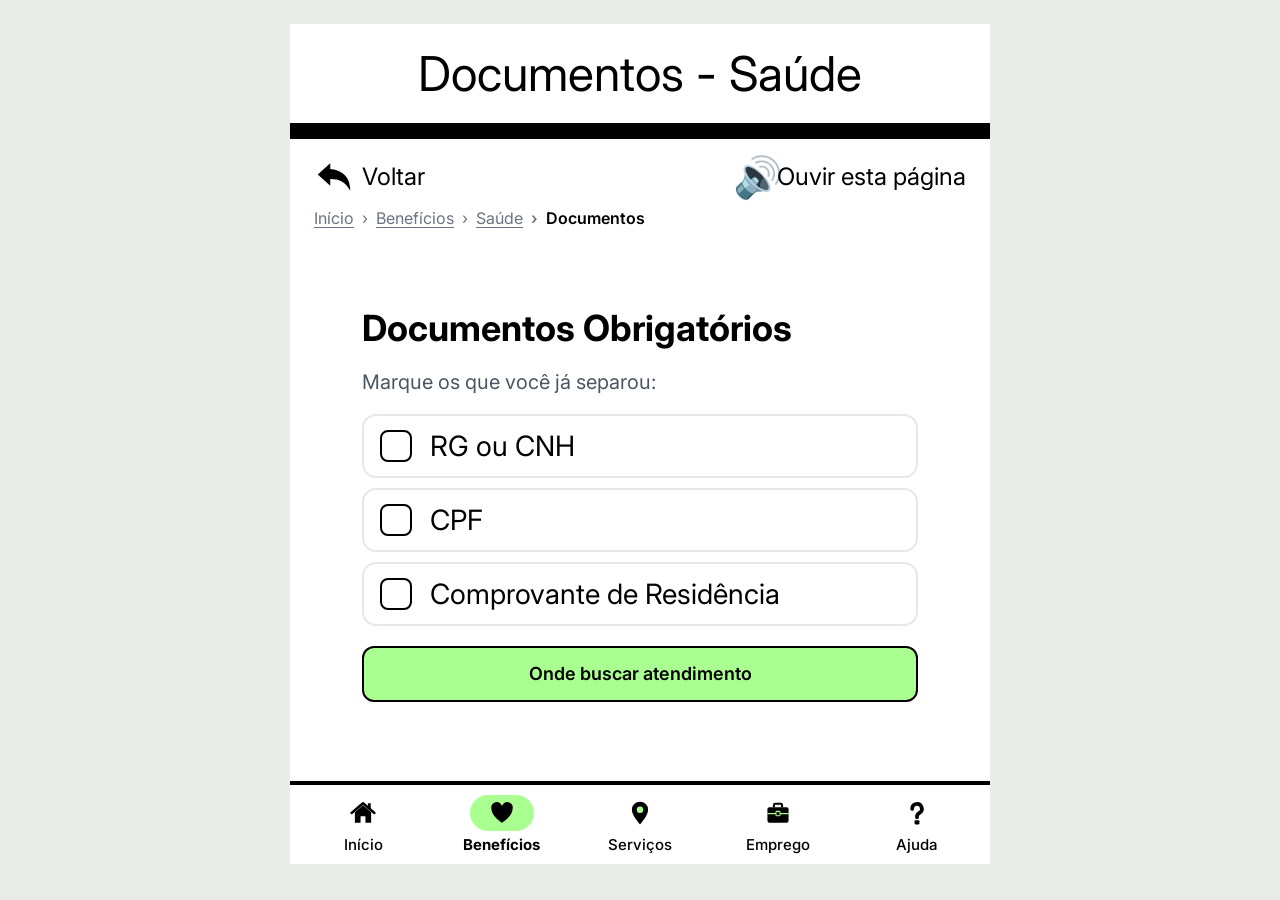
<file: conecta-cidadao/documentos-saude.html>
<!DOCTYPE html>
<html lang="pt-BR">
<head>
  <meta charset="UTF-8">
  <meta name="viewport" content="width=device-width, initial-scale=1.0, viewport-fit=cover">
  <title>Documentos - Saúde — Conecta Cidadão</title>
  <link rel="preconnect" href="https://fonts.googleapis.com">
  <link rel="preconnect" href="https://fonts.gstatic.com" crossorigin>
  <link href="https://fonts.googleapis.com/css2?family=Inter:wght@400;500;600;700&display=swap" rel="stylesheet">
  <link rel="stylesheet" href="css/style.css">
</head>
<body>
  <a class="pular" href="#conteudo">Pular para o conteúdo</a>
  <div class="tela">
    <header>
      <h1 class="titulo">Documentos - Saúde</h1>
      <div class="divisor"></div>
      <div class="navegacao">
        <a class="voltar" href="beneficios-saude.html"><img src="assets/voltar.svg" alt="" width="40" height="40">Voltar</a>
        <a class="ouvir" href="#ouvir"><span class="alto-falante" aria-hidden="true">🔊</span>Ouvir esta página</a>
      </div>
      <nav class="trilha" aria-label="Você está em"><ol><li><a href="index.html">Início</a></li><li><a href="beneficios.html">Benefícios</a></li><li><a href="beneficios-saude.html">Saúde</a></li><li aria-current="page">Documentos</li></ol></nav>
    </header>

    <main id="conteudo" class="principal">
      <section class="documentos">
        <h2>Documentos Obrigatórios</h2>
        <p class="instrucao instrucao--esquerda">Marque os que você já separou:</p>
        <ul class="checklist">
          <li><label><input type="checkbox"><span>RG ou CNH</span></label></li>
          <li><label><input type="checkbox"><span>CPF</span></label></li>
          <li><label><input type="checkbox"><span>Comprovante de Residência</span></label></li>
        </ul>
        <p class="checklist-pronto" aria-live="polite">✓ Tudo pronto! Agora é só ir ao local de atendimento.</p>
        <a class="botao botao--cheio" href="local-atendimento.html">Onde buscar atendimento</a>
      </section>
    </main>

    <nav class="barra" aria-label="Navegação principal">
      <a href="index.html"><span class="barra-icone"><img src="assets/casa.svg" alt="" width="26" height="26"></span>Início</a>
      <a href="beneficios.html" aria-current="page"><span class="barra-icone"><img src="assets/coracao.svg" alt="" width="26" height="26"></span>Benefícios</a>
      <a href="local-atendimento.html"><span class="barra-icone"><img src="assets/local.svg" alt="" width="26" height="26"></span>Serviços</a>
      <a href="oportunidades.html"><span class="barra-icone"><img src="assets/maleta.svg" alt="" width="26" height="26"></span>Emprego</a>
      <a href="ajuda.html"><span class="barra-icone"><img src="assets/ajuda.svg" alt="" width="26" height="26"></span>Ajuda</a>
    </nav>
  </div>

  <div class="popup" id="ouvir" role="dialog" aria-modal="true" aria-label="Reproduzindo áudio">
    <a class="popup-fundo" href="#" aria-label="Fechar" tabindex="-1"></a>
    <div class="popup-cartao">
      <input class="popup-pausar sr-only" type="checkbox" id="pausar">
      <span class="popup-indicador"></span>
      <a class="popup-fechar" href="#" aria-label="Fechar áudio" title="Fechar">×</a>
      <p class="popup-status" aria-live="polite"><span aria-hidden="true">🔊</span><span class="tocando">Reproduzindo..</span><span class="pausado">Pausado</span></p>
      <label class="popup-play" for="pausar" title="Pausar / continuar"><span class="i-pausa" aria-label="Pausar">❚❚</span><span class="i-play" aria-label="Continuar">▶</span></label>
      <div class="popup-faixa"></div>
      <p class="popup-origem">Documentos - Saúde</p>
    </div>
  </div>
</body>
</html>
</file>
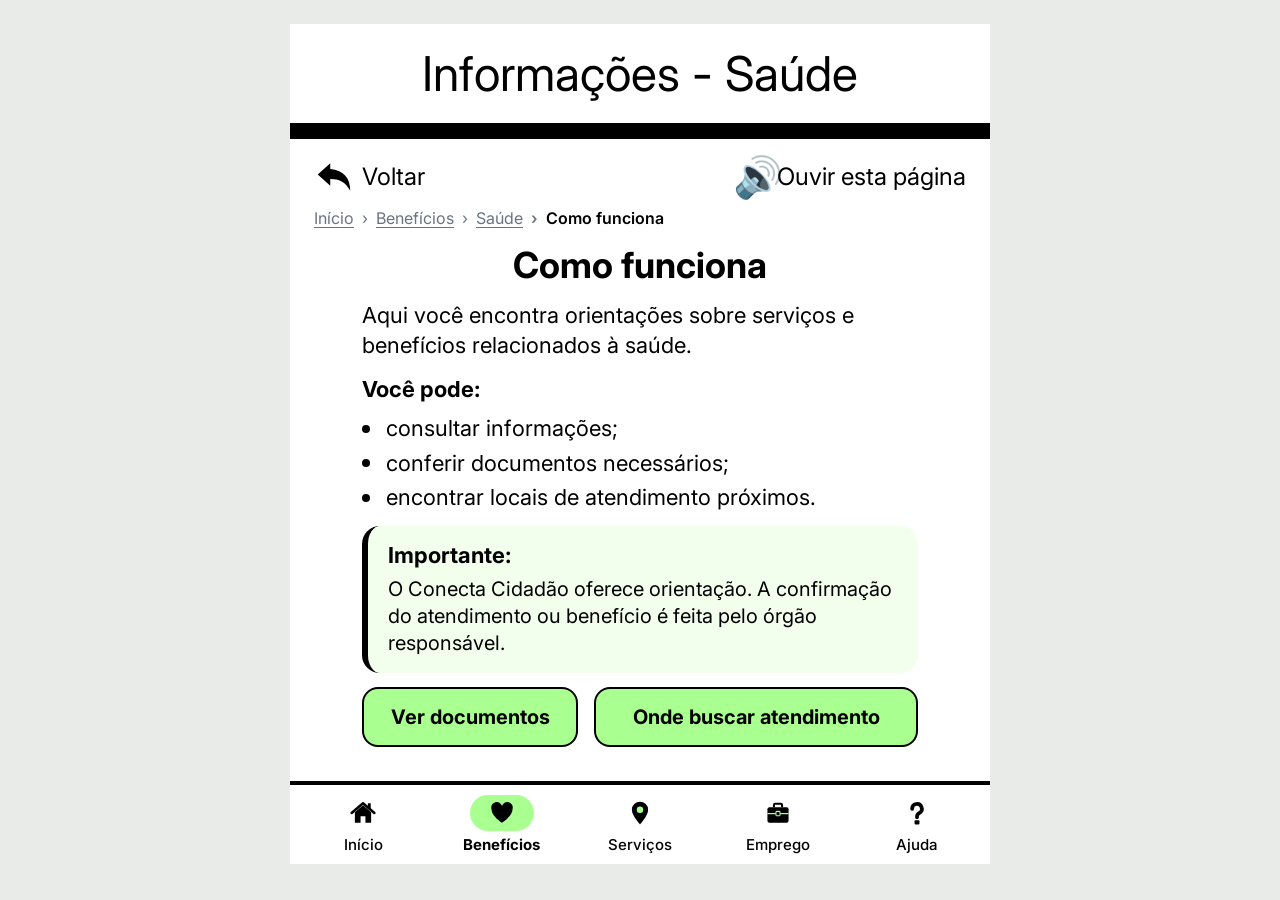
<file: conecta-cidadao/informacoes-saude.html>
<!DOCTYPE html>
<html lang="pt-BR">
<head>
  <meta charset="UTF-8">
  <meta name="viewport" content="width=device-width, initial-scale=1.0, viewport-fit=cover">
  <title>Informações - Saúde — Conecta Cidadão</title>
  <link rel="preconnect" href="https://fonts.googleapis.com">
  <link rel="preconnect" href="https://fonts.gstatic.com" crossorigin>
  <link href="https://fonts.googleapis.com/css2?family=Inter:wght@400;500;600;700&display=swap" rel="stylesheet">
  <link rel="stylesheet" href="css/style.css">
</head>
<body>
  <a class="pular" href="#conteudo">Pular para o conteúdo</a>
  <div class="tela">
    <header>
      <h1 class="titulo">Informações - Saúde</h1>
      <div class="divisor"></div>
      <div class="navegacao">
        <a class="voltar" href="beneficios-saude.html"><img src="assets/voltar.svg" alt="" width="40" height="40">Voltar</a>
        <a class="ouvir" href="#ouvir"><span class="alto-falante" aria-hidden="true">🔊</span>Ouvir esta página</a>
      </div>
      <nav class="trilha" aria-label="Você está em"><ol><li><a href="index.html">Início</a></li><li><a href="beneficios.html">Benefícios</a></li><li><a href="beneficios-saude.html">Saúde</a></li><li aria-current="page">Como funciona</li></ol></nav>
    </header>

    <main id="conteudo" class="principal">
      <section class="texto-corrido">
        <h2>Como funciona</h2>
        <p>Aqui você encontra orientações sobre serviços e benefícios relacionados à saúde.</p>

        <div>
          <p class="destaque">Você pode:</p>
          <ul class="lista">
            <li>consultar informações;</li>
            <li>conferir documentos necessários;</li>
            <li>encontrar locais de atendimento próximos.</li>
          </ul>
        </div>

        <div class="aviso" role="note">
          <strong>Importante:</strong>
          <p>O Conecta Cidadão oferece orientação. A confirmação do atendimento ou benefício é feita pelo órgão responsável.</p>
        </div>

        <div class="acoes">
          <a class="botao" href="documentos-saude.html">Ver documentos</a>
          <a class="botao" href="local-atendimento.html">Onde buscar atendimento</a>
        </div>
      </section>
    </main>

    <nav class="barra" aria-label="Navegação principal">
      <a href="index.html"><span class="barra-icone"><img src="assets/casa.svg" alt="" width="26" height="26"></span>Início</a>
      <a href="beneficios.html" aria-current="page"><span class="barra-icone"><img src="assets/coracao.svg" alt="" width="26" height="26"></span>Benefícios</a>
      <a href="local-atendimento.html"><span class="barra-icone"><img src="assets/local.svg" alt="" width="26" height="26"></span>Serviços</a>
      <a href="oportunidades.html"><span class="barra-icone"><img src="assets/maleta.svg" alt="" width="26" height="26"></span>Emprego</a>
      <a href="ajuda.html"><span class="barra-icone"><img src="assets/ajuda.svg" alt="" width="26" height="26"></span>Ajuda</a>
    </nav>
  </div>

  <div class="popup" id="ouvir" role="dialog" aria-modal="true" aria-label="Reproduzindo áudio">
    <a class="popup-fundo" href="#" aria-label="Fechar" tabindex="-1"></a>
    <div class="popup-cartao">
      <input class="popup-pausar sr-only" type="checkbox" id="pausar">
      <span class="popup-indicador"></span>
      <a class="popup-fechar" href="#" aria-label="Fechar áudio" title="Fechar">×</a>
      <p class="popup-status" aria-live="polite"><span aria-hidden="true">🔊</span><span class="tocando">Reproduzindo..</span><span class="pausado">Pausado</span></p>
      <label class="popup-play" for="pausar" title="Pausar / continuar"><span class="i-pausa" aria-label="Pausar">❚❚</span><span class="i-play" aria-label="Continuar">▶</span></label>
      <div class="popup-faixa"></div>
      <p class="popup-origem">Informações - Saúde</p>
    </div>
  </div>
</body>
</html>
</file>
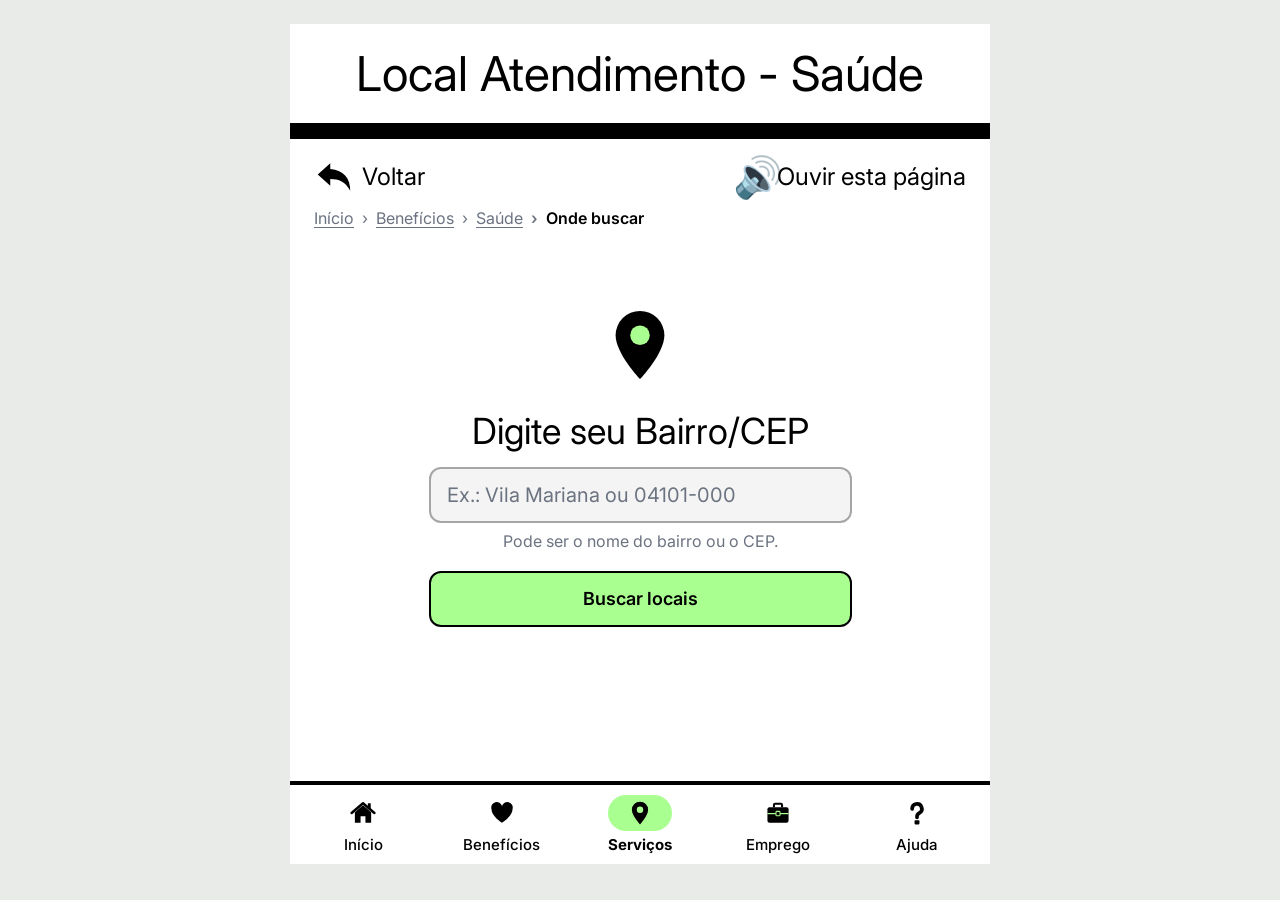
<file: conecta-cidadao/local-atendimento.html>
<!DOCTYPE html>
<html lang="pt-BR">
<head>
  <meta charset="UTF-8">
  <meta name="viewport" content="width=device-width, initial-scale=1.0, viewport-fit=cover">
  <title>Local Atendimento - Saúde — Conecta Cidadão</title>
  <link rel="preconnect" href="https://fonts.googleapis.com">
  <link rel="preconnect" href="https://fonts.gstatic.com" crossorigin>
  <link href="https://fonts.googleapis.com/css2?family=Inter:wght@400;500;600;700&display=swap" rel="stylesheet">
  <link rel="stylesheet" href="css/style.css">
</head>
<body>
  <a class="pular" href="#conteudo">Pular para o conteúdo</a>
  <div class="tela">
    <header>
      <h1 class="titulo">Local Atendimento - Saúde</h1>
      <div class="divisor"></div>
      <div class="navegacao">
        <a class="voltar" href="beneficios-saude.html"><img src="assets/voltar.svg" alt="" width="40" height="40">Voltar</a>
        <a class="ouvir" href="#ouvir"><span class="alto-falante" aria-hidden="true">🔊</span>Ouvir esta página</a>
      </div>
      <nav class="trilha" aria-label="Você está em"><ol><li><a href="index.html">Início</a></li><li><a href="beneficios.html">Benefícios</a></li><li><a href="beneficios-saude.html">Saúde</a></li><li aria-current="page">Onde buscar</li></ol></nav>
    </header>

    <main id="conteudo" class="principal">
      <form class="busca" action="resultados.html" method="get" role="search">
        <img src="assets/local.svg" alt="" width="78" height="78">
        <label for="bairro">Digite seu Bairro/CEP</label>
        <input id="bairro" name="q" type="search" required minlength="3" autocomplete="off"
               placeholder="Ex.: Vila Mariana ou 04101-000" aria-describedby="bairro-dica bairro-erro">
        <p class="busca-dica" id="bairro-dica">Pode ser o nome do bairro ou o CEP.</p>
        <p class="busca-erro" id="bairro-erro">Digite pelo menos 3 letras ou números para buscar.</p>
        <button class="botao botao--cheio busca-botao" type="submit">Buscar locais</button>
      </form>
    </main>

    <nav class="barra" aria-label="Navegação principal">
      <a href="index.html"><span class="barra-icone"><img src="assets/casa.svg" alt="" width="26" height="26"></span>Início</a>
      <a href="beneficios.html"><span class="barra-icone"><img src="assets/coracao.svg" alt="" width="26" height="26"></span>Benefícios</a>
      <a href="local-atendimento.html" aria-current="page"><span class="barra-icone"><img src="assets/local.svg" alt="" width="26" height="26"></span>Serviços</a>
      <a href="oportunidades.html"><span class="barra-icone"><img src="assets/maleta.svg" alt="" width="26" height="26"></span>Emprego</a>
      <a href="ajuda.html"><span class="barra-icone"><img src="assets/ajuda.svg" alt="" width="26" height="26"></span>Ajuda</a>
    </nav>
  </div>

  <div class="popup" id="ouvir" role="dialog" aria-modal="true" aria-label="Reproduzindo áudio">
    <a class="popup-fundo" href="#" aria-label="Fechar" tabindex="-1"></a>
    <div class="popup-cartao">
      <input class="popup-pausar sr-only" type="checkbox" id="pausar">
      <span class="popup-indicador"></span>
      <a class="popup-fechar" href="#" aria-label="Fechar áudio" title="Fechar">×</a>
      <p class="popup-status" aria-live="polite"><span aria-hidden="true">🔊</span><span class="tocando">Reproduzindo..</span><span class="pausado">Pausado</span></p>
      <label class="popup-play" for="pausar" title="Pausar / continuar"><span class="i-pausa" aria-label="Pausar">❚❚</span><span class="i-play" aria-label="Continuar">▶</span></label>
      <div class="popup-faixa"></div>
      <p class="popup-origem">Local Atendimento - Saúde</p>
    </div>
  </div>
</body>
</html>
</file>
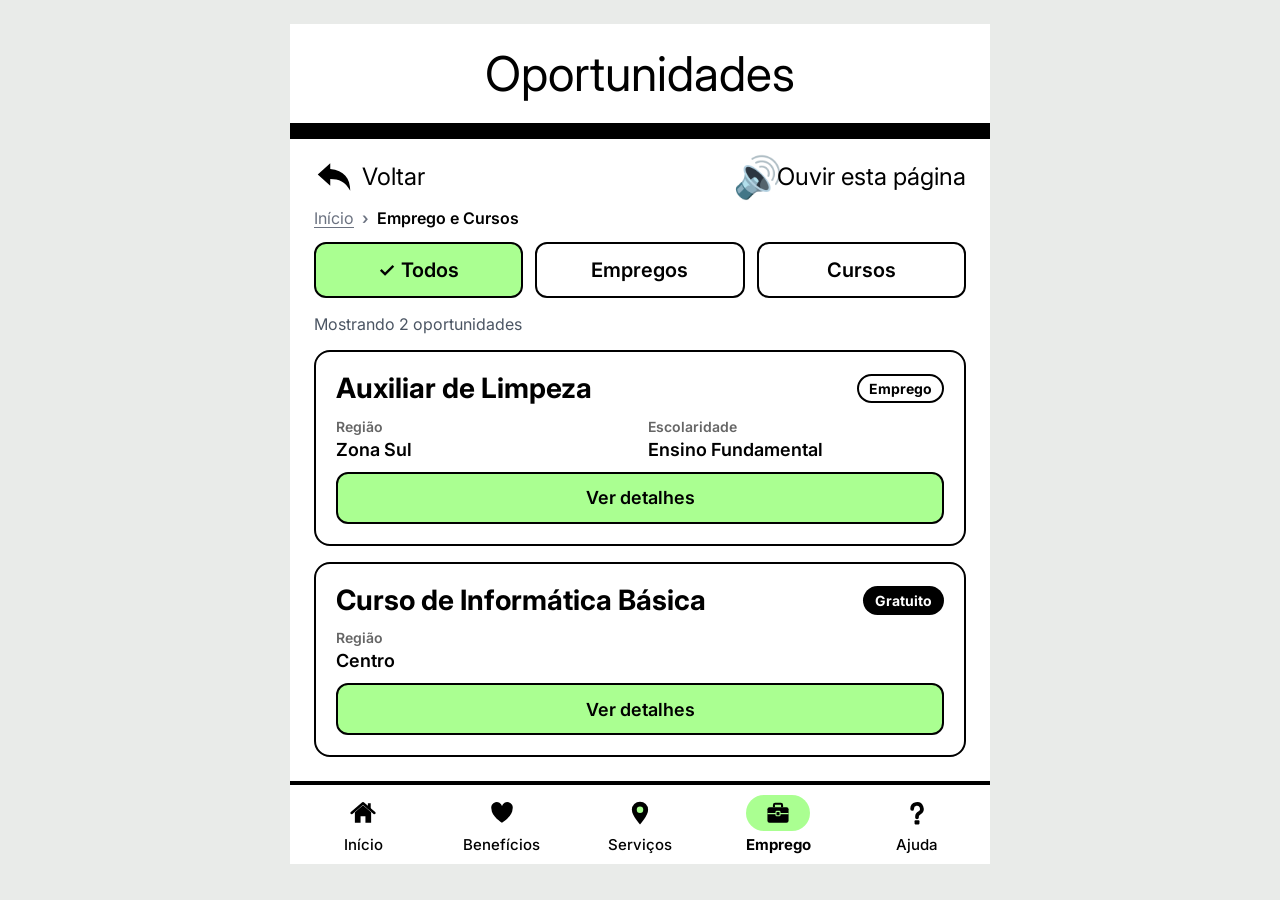
<file: conecta-cidadao/oportunidades.html>
<!DOCTYPE html>
<html lang="pt-BR">
<head>
  <meta charset="UTF-8">
  <meta name="viewport" content="width=device-width, initial-scale=1.0, viewport-fit=cover">
  <title>Oportunidades — Conecta Cidadão</title>
  <link rel="preconnect" href="https://fonts.googleapis.com">
  <link rel="preconnect" href="https://fonts.gstatic.com" crossorigin>
  <link href="https://fonts.googleapis.com/css2?family=Inter:wght@400;500;600;700&display=swap" rel="stylesheet">
  <link rel="stylesheet" href="css/style.css">
</head>
<body>
  <a class="pular" href="#conteudo">Pular para o conteúdo</a>
  <div class="tela">
    <header>
      <h1 class="titulo">Oportunidades</h1>
      <div class="divisor"></div>
      <div class="navegacao">
        <a class="voltar" href="index.html"><img src="assets/voltar.svg" alt="" width="40" height="40">Voltar</a>
        <a class="ouvir" href="#ouvir"><span class="alto-falante" aria-hidden="true">🔊</span>Ouvir esta página</a>
      </div>
      <nav class="trilha" aria-label="Você está em"><ol><li><a href="index.html">Início</a></li><li aria-current="page">Emprego e Cursos</li></ol></nav>
    </header>

    <main id="conteudo" class="principal">
      <section class="conteudo conteudo--sem-topo">
        <input class="sr-only" type="radio" name="filtro" id="f-todos" checked>
        <input class="sr-only" type="radio" name="filtro" id="f-empregos">
        <input class="sr-only" type="radio" name="filtro" id="f-cursos">

        <div class="filtros" role="group" aria-label="Filtrar oportunidades">
          <label class="botao filtro" for="f-todos">Todos</label>
          <label class="botao filtro" for="f-empregos">Empregos</label>
          <label class="botao filtro" for="f-cursos">Cursos</label>
        </div>

        <p class="contagem" aria-live="polite">
          <span class="c-todos">Mostrando 2 oportunidades</span>
          <span class="c-empregos">Mostrando 1 emprego</span>
          <span class="c-cursos">Mostrando 1 curso</span>
        </p>

        <div class="lista-oportunidades">
          <article class="cartao cartao--destaque item-emprego">
            <div class="cartao-topo">
              <h2 class="cartao-titulo--grande">Auxiliar de Limpeza</h2>
              <span class="selo-texto selo-texto--claro">Emprego</span>
            </div>
            <div class="info-linha">
              <div class="info info--opaco"><span class="info-rotulo">Região</span><span class="info-valor">Zona Sul</span></div>
              <div class="info info--opaco"><span class="info-rotulo">Escolaridade</span><span class="info-valor">Ensino Fundamental</span></div>
            </div>
            <a class="botao botao--medio" href="detalhes-oportunidade.html">Ver detalhes</a>
          </article>

          <article class="cartao cartao--destaque item-curso">
            <div class="cartao-topo">
              <h2 class="cartao-titulo--grande">Curso de Informática Básica</h2>
              <span class="selo-texto">Gratuito</span>
            </div>
            <div class="info info--opaco"><span class="info-rotulo">Região</span><span class="info-valor">Centro</span></div>
            <a class="botao botao--medio" href="detalhes-curso.html">Ver detalhes</a>
          </article>
        </div>
      </section>
    </main>

    <nav class="barra" aria-label="Navegação principal">
      <a href="index.html"><span class="barra-icone"><img src="assets/casa.svg" alt="" width="26" height="26"></span>Início</a>
      <a href="beneficios.html"><span class="barra-icone"><img src="assets/coracao.svg" alt="" width="26" height="26"></span>Benefícios</a>
      <a href="local-atendimento.html"><span class="barra-icone"><img src="assets/local.svg" alt="" width="26" height="26"></span>Serviços</a>
      <a href="oportunidades.html" aria-current="page"><span class="barra-icone"><img src="assets/maleta.svg" alt="" width="26" height="26"></span>Emprego</a>
      <a href="ajuda.html"><span class="barra-icone"><img src="assets/ajuda.svg" alt="" width="26" height="26"></span>Ajuda</a>
    </nav>
  </div>

  <div class="popup" id="ouvir" role="dialog" aria-modal="true" aria-label="Reproduzindo áudio">
    <a class="popup-fundo" href="#" aria-label="Fechar" tabindex="-1"></a>
    <div class="popup-cartao">
      <input class="popup-pausar sr-only" type="checkbox" id="pausar">
      <span class="popup-indicador"></span>
      <a class="popup-fechar" href="#" aria-label="Fechar áudio" title="Fechar">×</a>
      <p class="popup-status" aria-live="polite"><span aria-hidden="true">🔊</span><span class="tocando">Reproduzindo..</span><span class="pausado">Pausado</span></p>
      <label class="popup-play" for="pausar" title="Pausar / continuar"><span class="i-pausa" aria-label="Pausar">❚❚</span><span class="i-play" aria-label="Continuar">▶</span></label>
      <div class="popup-faixa"></div>
      <p class="popup-origem">Oportunidades</p>
    </div>
  </div>
</body>
</html>
</file>
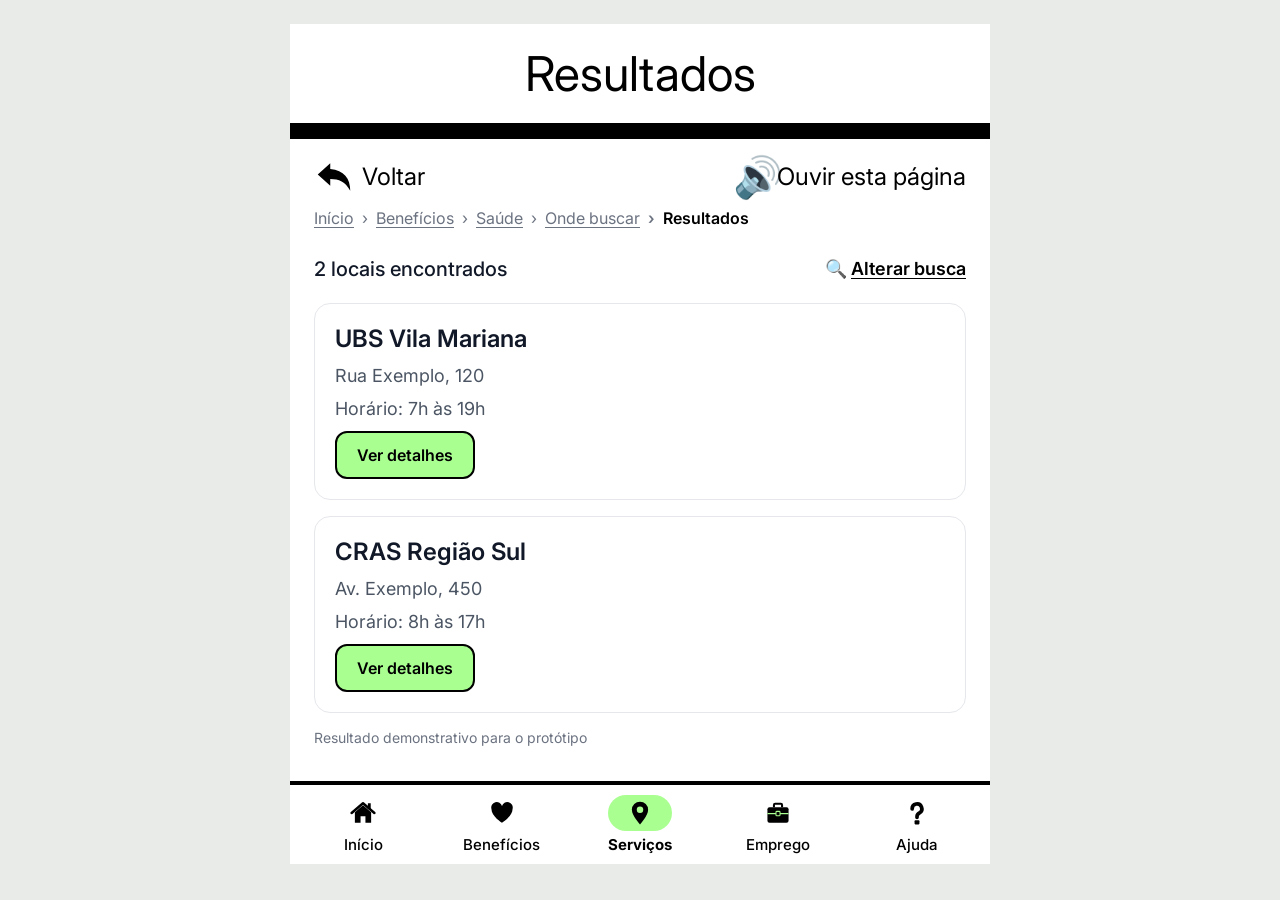
<file: conecta-cidadao/resultados.html>
<!DOCTYPE html>
<html lang="pt-BR">
<head>
  <meta charset="UTF-8">
  <meta name="viewport" content="width=device-width, initial-scale=1.0, viewport-fit=cover">
  <title>Resultados — Conecta Cidadão</title>
  <link rel="preconnect" href="https://fonts.googleapis.com">
  <link rel="preconnect" href="https://fonts.gstatic.com" crossorigin>
  <link href="https://fonts.googleapis.com/css2?family=Inter:wght@400;500;600;700&display=swap" rel="stylesheet">
  <link rel="stylesheet" href="css/style.css">
</head>
<body>
  <a class="pular" href="#conteudo">Pular para o conteúdo</a>
  <div class="tela">
    <header>
      <h1 class="titulo">Resultados</h1>
      <div class="divisor"></div>
      <div class="navegacao">
        <a class="voltar" href="local-atendimento.html"><img src="assets/voltar.svg" alt="" width="40" height="40">Voltar</a>
        <a class="ouvir" href="#ouvir"><span class="alto-falante" aria-hidden="true">🔊</span>Ouvir esta página</a>
      </div>
      <nav class="trilha" aria-label="Você está em"><ol><li><a href="index.html">Início</a></li><li><a href="beneficios.html">Benefícios</a></li><li><a href="beneficios-saude.html">Saúde</a></li><li><a href="local-atendimento.html">Onde buscar</a></li><li aria-current="page">Resultados</li></ol></nav>
    </header>

    <main id="conteudo" class="principal">
      <section class="conteudo">
        <div class="conteudo-topo">
          <h2 class="subtitulo">2 locais encontrados</h2>
          <a class="link-acao" href="local-atendimento.html">Alterar busca</a>
        </div>

        <article class="cartao">
          <h3 class="cartao-titulo">UBS Vila Mariana</h3>
          <p class="cartao-texto">Rua Exemplo, 120</p>
          <p class="cartao-texto">Horário: 7h às 19h</p>
          <a class="botao botao--pequeno" href="detalhes-local.html">Ver detalhes</a>
        </article>

        <article class="cartao">
          <h3 class="cartao-titulo">CRAS Região Sul</h3>
          <p class="cartao-texto">Av. Exemplo, 450</p>
          <p class="cartao-texto">Horário: 8h às 17h</p>
          <a class="botao botao--pequeno" href="detalhes-local-cras.html">Ver detalhes</a>
        </article>

        <p class="nota">Resultado demonstrativo para o protótipo</p>
      </section>
    </main>

    <nav class="barra" aria-label="Navegação principal">
      <a href="index.html"><span class="barra-icone"><img src="assets/casa.svg" alt="" width="26" height="26"></span>Início</a>
      <a href="beneficios.html"><span class="barra-icone"><img src="assets/coracao.svg" alt="" width="26" height="26"></span>Benefícios</a>
      <a href="local-atendimento.html" aria-current="page"><span class="barra-icone"><img src="assets/local.svg" alt="" width="26" height="26"></span>Serviços</a>
      <a href="oportunidades.html"><span class="barra-icone"><img src="assets/maleta.svg" alt="" width="26" height="26"></span>Emprego</a>
      <a href="ajuda.html"><span class="barra-icone"><img src="assets/ajuda.svg" alt="" width="26" height="26"></span>Ajuda</a>
    </nav>
  </div>

  <div class="popup" id="ouvir" role="dialog" aria-modal="true" aria-label="Reproduzindo áudio">
    <a class="popup-fundo" href="#" aria-label="Fechar" tabindex="-1"></a>
    <div class="popup-cartao">
      <input class="popup-pausar sr-only" type="checkbox" id="pausar">
      <span class="popup-indicador"></span>
      <a class="popup-fechar" href="#" aria-label="Fechar áudio" title="Fechar">×</a>
      <p class="popup-status" aria-live="polite"><span aria-hidden="true">🔊</span><span class="tocando">Reproduzindo..</span><span class="pausado">Pausado</span></p>
      <label class="popup-play" for="pausar" title="Pausar / continuar"><span class="i-pausa" aria-label="Pausar">❚❚</span><span class="i-play" aria-label="Continuar">▶</span></label>
      <div class="popup-faixa"></div>
      <p class="popup-origem">Resultados</p>
    </div>
  </div>
</body>
</html>
</file>
<file: conecta-cidadao/css/style.css>
/* =========================================================
   Conecta Cidadão — protótipo (HTML/CSS puro)
   Valores extraídos do Figma (frame 700 x 840)
   ========================================================= */

:root {
  --verde: #aaff91;
  --verde-escuro: #2f7a1a;
  --verde-claro: #f1ffec;
  --verde-claro-2: #f0ffe9;
  --preto: #000;
  --texto: #111827;
  --texto-2: #4b5563;
  --texto-3: #6b7280;
  --borda: #e5e7eb;
  --cinza-campo: #a6a6a6;
  --erro: #b91c1c;
  --branco: #fff;
  --largura: 700px;
}

* { box-sizing: border-box; margin: 0; padding: 0; }

html { -webkit-text-size-adjust: 100%; scroll-behavior: smooth; }

body {
  font-family: "Inter", system-ui, -apple-system, "Segoe UI", Roboto, sans-serif;
  color: var(--preto);
  background: #e9ebe9;
}

a { color: inherit; text-decoration: none; }
img { display: block; }
button { font: inherit; }

:focus-visible { outline: 3px solid #2563eb; outline-offset: 3px; border-radius: 4px; }

.sr-only {
  position: absolute !important;
  width: 1px; height: 1px;
  overflow: hidden; clip: rect(0 0 0 0);
  white-space: nowrap;
}

/* Atalho de teclado para pular direto ao conteúdo */
.pular {
  position: absolute; left: 16px; top: -60px; z-index: 20;
  background: var(--preto); color: var(--branco);
  padding: 10px 16px; border-radius: 8px; font-weight: 600;
}
.pular:focus { top: 12px; }

/* ---------- Tela (moldura do celular) ---------- */
.tela {
  position: relative;
  width: 100%;
  max-width: var(--largura);
  min-height: 100vh;
  min-height: 100dvh;
  margin: 0 auto;
  background: var(--branco);
  display: flex;
  flex-direction: column;
}

@media (min-width: 740px) {
  .tela { min-height: 840px; margin: 24px auto; }
}

.principal { flex: 1; display: flex; flex-direction: column; }

/* ---------- Cabeçalho ---------- */
.titulo {
  min-height: 99px;
  padding: 12px 28px;
  display: flex;
  align-items: center;
  justify-content: center;
  text-align: center;
  font-weight: 400;
  font-size: clamp(30px, 6.9vw, 48px);
  line-height: 1.15;
}

.divisor { height: 16px; background: var(--preto); flex-shrink: 0; }

/* Cabeçalho da tela inicial */
.inicio-cabecalho { padding: 20px 28px 7px; text-align: center; }
.inicio-cabecalho h1 { font-weight: 400; font-size: clamp(30px, 6.9vw, 48px); line-height: 58px; }
.inicio-cabecalho p  { font-size: clamp(26px, 5.2vw, 36px); line-height: 53px; }

/* ---------- Navegação (Voltar / Ouvir) ---------- */
.navegacao {
  min-height: 69px;
  padding: 10px 24px 4px;
  display: flex;
  align-items: center;
  justify-content: space-between;
  gap: 12px;
}
.navegacao--so-ouvir { justify-content: flex-end; }

.voltar, .ouvir {
  display: inline-flex;
  align-items: center;
  min-height: 48px;
  padding: 0 10px;
  margin: 0 -10px;
  border-radius: 12px;
  font-size: 24px;
  white-space: nowrap;
  transition: background .15s ease;
}
.voltar { gap: 8px; }
.voltar img { width: 40px; height: 40px; }
.voltar:hover, .ouvir:hover { background: var(--verde-claro); }

.ouvir .alto-falante {
  width: 44px;
  font-size: 40px;
  line-height: 48px;
  text-align: center;
}

/* Trilha: mostra onde a pessoa está */
.trilha { padding: 0 24px 6px; }
.trilha ol {
  list-style: none;
  display: flex;
  flex-wrap: wrap;
  gap: 2px 0;
  font-size: 16px;
  color: var(--texto-3);
}
.trilha li + li::before { content: "›"; padding: 0 8px; color: var(--texto-3); }
.trilha a { text-decoration: underline; text-underline-offset: 3px; }
.trilha a:hover { color: var(--preto); }
.trilha [aria-current] { color: var(--preto); font-weight: 600; }

/* Frase de orientação no topo do conteúdo */
.instrucao {
  padding: 8px 24px 0;
  text-align: center;
  font-size: 20px;
  color: var(--texto-2);
}
.instrucao--esquerda { padding: 0; text-align: left; }

/* ---------- Conteúdo ---------- */
.conteudo {
  flex: 1;
  padding: 16px 24px 24px;
  display: flex;
  flex-direction: column;
  gap: 16px;
}
.conteudo--sem-topo { padding-top: 8px; }

.conteudo-topo { display: flex; align-items: center; justify-content: space-between; gap: 12px; flex-wrap: wrap; }
.link-acao {
  font-weight: 600; font-size: 18px;
  text-decoration: underline; text-underline-offset: 3px;
  padding: 8px 0;
}
.link-acao::before { content: "🔍 "; text-decoration: none; display: inline-block; margin-right: 4px; }

/* ---------- Grade de opções (Início e Benefícios) ---------- */
.grade {
  flex: 1;
  display: grid;
  grid-template-columns: 1fr 1fr;
  align-content: space-evenly;
  row-gap: 40px;
  padding: 24px 16px 32px;
}

.opcao {
  display: flex;
  flex-direction: column;
  align-items: center;
  justify-content: flex-end;
  gap: 28px;
  padding: 12px 8px;
  border-radius: 24px;
  text-align: center;
  transition: background .15s ease;
}
a.opcao:hover { background: var(--verde-claro); }
.opcao-rotulo { font-size: clamp(24px, 4.6vw, 32px); line-height: 1.2; }

.pilula {
  width: 136px;
  height: 104px;
  border-radius: 50px;
  background: var(--verde);
  display: flex;
  align-items: center;
  justify-content: center;
  transition: transform .15s ease, box-shadow .15s ease;
}
.pilula img { width: 64px; height: 64px; }
.pilula--alta { height: 114px; }
.pilula--alta img { width: 84px; height: 84px; }
a.opcao:hover .pilula { transform: translateY(-2px); box-shadow: 0 6px 0 rgba(0,0,0,.12); }
a.opcao:active .pilula { transform: translateY(1px); box-shadow: none; }

/* Opção ainda não disponível: visível, mas claramente desativada */
.opcao--em-breve { cursor: not-allowed; gap: 16px; }
.opcao--em-breve .opcao-rotulo { color: var(--texto-3); }
.opcao--em-breve .pilula { background: #e6f5e0; }
.opcao--em-breve .pilula img { opacity: .4; }
.grade .opcao .selo-texto { margin-top: -8px; }
a.opcao { gap: 16px; }

/* ---------- Opções com selo (Benefícios - Saúde) ---------- */
.opcoes-selo {
  flex: 1;
  display: flex;
  justify-content: center;
  align-items: center;
  gap: 16px;
  padding: 24px;
  flex-wrap: wrap;
}
.opcao-selo {
  width: 192px;
  padding: 20px 8px;
  border-radius: 20px;
  display: flex;
  flex-direction: column;
  align-items: center;
  gap: 12px;
  text-align: center;
  font-weight: 600;
  font-size: 24px;
  line-height: 1.2;
  transition: background .15s ease;
}
.opcao-selo:hover { background: var(--verde-claro); }
.selo {
  width: 56px;
  height: 56px;
  border-radius: 28px;
  background: var(--verde);
  display: flex;
  align-items: center;
  justify-content: center;
}
.selo img { width: 40px; height: 40px; }

/* ---------- Botões ---------- */
.botao {
  display: flex;
  align-items: center;
  justify-content: center;
  min-height: 48px;
  padding: 0 20px;
  background: var(--verde);
  border: 2px solid var(--preto);
  border-radius: 12px;
  font-weight: 600;
  font-size: 18px;
  color: var(--preto);
  text-align: center;
  cursor: pointer;
  transition: filter .15s ease, transform .1s ease;
}
.botao:hover { filter: brightness(.95); }
.botao:active { transform: translateY(1px); }
.botao--cheio { width: 100%; height: 56px; }
.botao--medio { width: 100%; height: 52px; }
.botao--pequeno { padding: 12px 20px; font-size: 16px; align-self: flex-start; }

/* ---------- Cartões ---------- */
.cartao {
  background: var(--branco);
  border: 1px solid var(--borda);
  border-radius: 16px;
  padding: 20px;
  display: flex;
  flex-direction: column;
  gap: 12px;
}
.cartao--destaque { border: 2px solid var(--preto); }
.cartao--espacado { gap: 16px; }

.cartao-titulo { font-weight: 600; font-size: 24px; color: var(--texto); }
.cartao-titulo--grande { font-weight: 700; font-size: 28px; line-height: 1.2; color: var(--preto); }
.cartao-titulo--escuro { color: var(--texto); }
.cartao-texto { font-size: 18px; color: var(--texto-2); }

.cartao-topo { display: flex; align-items: center; justify-content: space-between; gap: 12px; }

.selo-texto {
  background: var(--preto);
  color: var(--branco);
  font-weight: 700;
  font-size: 14px;
  padding: 6px 12px;
  border-radius: 999px;
  white-space: nowrap;
}
.selo-texto--claro { background: var(--branco); color: var(--preto); border: 2px solid var(--preto); padding: 4px 10px; }
.selo-texto--disponivel { background: var(--verde); color: var(--preto); }

/* Pares rótulo/valor */
.info-linha { display: flex; gap: 16px; }
.info-linha > * { flex: 1; min-width: 0; }
.info { display: flex; flex-direction: column; gap: 4px; font-weight: 600; }
.info-rotulo { font-size: 14px; color: var(--texto-3); }
.info-valor { font-size: 18px; line-height: 1.35; color: var(--texto); }
.info--opaco .info-rotulo { color: var(--preto); opacity: .6; }
.info--opaco .info-valor { color: var(--preto); line-height: normal; }

.separador { height: 1px; background: var(--borda); }
.separador--escuro { background: rgba(0,0,0,.16); }

.subtitulo { font-weight: 500; font-size: 20px; color: var(--texto); }
.nota { font-size: 14px; color: var(--texto-3); }

.como { display: flex; flex-direction: column; gap: 8px; }
.como h3 { font-weight: 700; font-size: 22px; line-height: 1.25; }
.como p { font-size: 18px; line-height: 1.5; color: var(--texto-2); }

/* Orientação com indicador verde */
.orientacao {
  background: var(--verde-claro-2);
  border-radius: 12px;
  padding: 14px 18px 14px 16px;
  display: flex;
  align-items: center;
  gap: 12px;
  font-weight: 500;
  font-size: 18px;
  line-height: 1.4;
  color: var(--texto);
}
.orientacao::before {
  content: "";
  flex-shrink: 0;
  width: 6px;
  height: 40px;
  border-radius: 3px;
  background: var(--verde);
}

/* ---------- Filtros (Oportunidades) — funcionam só com CSS ---------- */
.filtros { display: flex; gap: 12px; }
.filtro {
  flex: 1;
  height: 56px;
  font-size: 20px;
  background: var(--branco);
  padding: 0 8px;
}
#f-todos:checked    ~ .filtros [for="f-todos"],
#f-empregos:checked ~ .filtros [for="f-empregos"],
#f-cursos:checked   ~ .filtros [for="f-cursos"] { background: var(--verde); }
#f-todos:checked    ~ .filtros [for="f-todos"]::before,
#f-empregos:checked ~ .filtros [for="f-empregos"]::before,
#f-cursos:checked   ~ .filtros [for="f-cursos"]::before { content: "✓"; margin-right: 6px; }
#f-todos:focus-visible    ~ .filtros [for="f-todos"],
#f-empregos:focus-visible ~ .filtros [for="f-empregos"],
#f-cursos:focus-visible   ~ .filtros [for="f-cursos"] { outline: 3px solid #2563eb; outline-offset: 3px; }

.contagem { font-size: 16px; color: var(--texto-2); }
.contagem span { display: none; }
#f-todos:checked    ~ .contagem .c-todos,
#f-empregos:checked ~ .contagem .c-empregos,
#f-cursos:checked   ~ .contagem .c-cursos { display: inline; }

.lista-oportunidades { display: flex; flex-direction: column; gap: 16px; }
#f-empregos:checked ~ .lista-oportunidades .item-curso,
#f-cursos:checked   ~ .lista-oportunidades .item-emprego { display: none; }

/* ---------- Informações - Saúde ---------- */
.texto-corrido {
  padding: 10px 72px 24px;
  display: flex;
  flex-direction: column;
  gap: 14px;
}
.texto-corrido h2 { font-weight: 700; font-size: 36px; line-height: 1.2; text-align: center; }
.texto-corrido p, .texto-corrido li { font-size: 22px; line-height: 1.35; }
.destaque { font-weight: 700; line-height: 1.3; }

.lista { list-style: none; display: flex; flex-direction: column; gap: 6px; margin-top: 10px; }
.lista li { display: flex; align-items: flex-start; gap: 16px; line-height: 1.3; }
.lista li::before {
  content: "";
  flex-shrink: 0;
  margin-top: calc(0.65em - 4px);
  width: 8px;
  height: 8px;
  border-radius: 50%;
  background: var(--preto);
}

.aviso {
  background: var(--verde-claro);
  border-left: 6px solid var(--preto);
  border-radius: 18px;
  padding: 16px 20px;
  display: flex;
  flex-direction: column;
  gap: 6px;
}
.aviso strong { font-size: 22px; line-height: 1.25; }
.aviso p { font-size: 20px; line-height: 1.35; }

.acoes { display: flex; gap: 16px; }
.acoes .botao {
  height: 60px;
  border-radius: 16px;
  font-weight: 700;
  font-size: 20px;
  line-height: 1.2;
  padding: 0 16px;
}
.acoes .botao:first-child { width: 216px; flex-shrink: 0; }
.acoes .botao:last-child { flex: 1; }

/* ---------- Documentos - Saúde (lista para marcar) ---------- */
.documentos {
  flex: 1;
  display: flex;
  flex-direction: column;
  justify-content: center;
  gap: 20px;
  padding: 24px 72px 32px;
}
.documentos h2 { font-weight: 700; font-size: 36px; }

.checklist { list-style: none; display: flex; flex-direction: column; gap: 10px; }
.checklist label {
  display: flex;
  align-items: center;
  gap: 18px;
  min-height: 64px;
  padding: 10px 16px;
  border: 2px solid var(--borda);
  border-radius: 14px;
  font-size: 28px;
  cursor: pointer;
  transition: background .15s ease, border-color .15s ease;
}
.checklist label:hover { border-color: var(--preto); }
.checklist input {
  appearance: none;
  flex-shrink: 0;
  width: 32px;
  height: 32px;
  border: 2px solid var(--preto);
  border-radius: 8px;
  background: var(--branco);
  display: grid;
  place-content: center;
  cursor: pointer;
}
.checklist input::after { content: "✓"; font-size: 24px; font-weight: 700; line-height: 1; opacity: 0; }
.checklist input:checked { background: var(--verde); }
.checklist input:checked::after { opacity: 1; }
.checklist label:has(input:checked) { background: var(--verde-claro); border-color: var(--preto); }

.checklist-pronto {
  display: none;
  font-weight: 600;
  font-size: 20px;
  color: var(--verde-escuro);
}
.checklist:not(:has(input:not(:checked))) ~ .checklist-pronto { display: block; }

/* ---------- Local de atendimento (busca) ---------- */
.busca {
  flex: 1;
  width: 100%;
  max-width: 471px;
  margin: 0 auto;
  display: flex;
  flex-direction: column;
  align-items: center;
  gap: 8px;
  padding: 72px 24px 24px;
  text-align: center;
}
.busca img { width: 78px; height: 78px; margin-bottom: 16px; }
.busca label { font-size: clamp(26px, 5.2vw, 36px); line-height: 1.3; margin-bottom: 4px; }
.busca input {
  width: 100%;
  height: 56px;
  border: 2px solid var(--cinza-campo);
  border-radius: 12px;
  background: #f3f4f3;
  padding: 0 16px;
  font: inherit;
  font-size: 20px;
  color: var(--preto);
  transition: border-color .15s ease, background .15s ease;
}
.busca input::placeholder { color: var(--texto-3); }
.busca input:focus { outline: none; border-color: var(--preto); background: var(--branco); box-shadow: 0 0 0 4px var(--verde); }
.busca-dica { font-size: 16px; color: var(--texto-3); }
.busca-erro { display: none; font-size: 16px; font-weight: 600; color: var(--erro); }
.busca input:user-invalid { border-color: var(--erro); }
.busca input:user-invalid ~ .busca-dica { display: none; }
.busca input:user-invalid ~ .busca-erro { display: block; }
.busca-botao { margin-top: 12px; }

/* ---------- Ajuda ---------- */
.ajuda { padding: 16px 24px 24px; display: flex; flex-direction: column; gap: 20px; }
.ajuda h2 { font-weight: 700; font-size: 28px; line-height: 36px; }
.ajuda p, .ajuda li { font-size: 20px; line-height: 28px; }
.passos { list-style: none; counter-reset: passo; display: flex; flex-direction: column; gap: 16px; }
.passos li { counter-increment: passo; display: flex; gap: 12px; }
.passos li::before { content: counter(passo) "."; font-weight: 700; width: 24px; flex-shrink: 0; }
.ajuda .separador { background: var(--preto); }

/* ---------- Barra de navegação inferior ---------- */
.barra {
  position: sticky;
  bottom: 0;
  z-index: 5;
  margin-top: auto;
  display: grid;
  grid-template-columns: repeat(5, 1fr);
  padding: 8px 4px calc(8px + env(safe-area-inset-bottom));
  background: var(--branco);
  border-top: 4px solid var(--preto);
}
.barra a {
  display: flex;
  flex-direction: column;
  align-items: center;
  gap: 4px;
  min-height: 60px;
  padding: 2px 0;
  font-size: 15px;
  font-weight: 500;
  text-align: center;
}
.barra-icone {
  width: 64px;
  height: 36px;
  border-radius: 18px;
  display: flex;
  align-items: center;
  justify-content: center;
  transition: background .15s ease;
}
.barra-icone img { width: 26px; height: 26px; }
.barra a:hover .barra-icone { background: var(--verde-claro); }
.barra a[aria-current="page"] { font-weight: 700; }
.barra a[aria-current="page"] .barra-icone { background: var(--verde); }

/* ---------- Pop-up "Reproduzindo" (abre com :target, sem JS) ---------- */
.popup {
  position: fixed;
  inset: 0;
  z-index: 10;
  display: none;
  align-items: center;
  justify-content: center;
  padding: 16px;
  background: rgba(0,0,0,.35);
}
.popup:target { display: flex; }

.popup-fundo { position: absolute; inset: 0; }

.popup-cartao {
  position: relative;
  width: 420px;
  max-width: 100%;
  height: 220px;
  background: var(--branco);
  border: 1px solid #d1d6d1;
  border-radius: 24px;
  filter: drop-shadow(0 10px 12px rgba(0,0,0,.18));
  animation: subir .2s ease-out;
}
.popup-indicador {
  position: absolute; left: 23px; top: 23px;
  width: 72px; height: 6px; border-radius: 3px;
  background: var(--verde);
}
.popup-fechar {
  position: absolute; right: 24px; top: 19px;
  width: 44px; height: 44px; border-radius: 50%;
  background: var(--verde);
  display: flex; align-items: center; justify-content: center;
  font-size: 32px; line-height: 1;
}
.popup-fechar:hover { filter: brightness(.93); }
.popup-status {
  position: absolute; left: 75px; right: 24px; top: 78px;
  display: flex; align-items: center; gap: 8px;
  font-size: 28px;
}
.popup-status span:first-child { width: 52px; font-size: 40px; text-align: center; }
.popup-status .pausado { display: none; }

/* Botão pausar / continuar */
.popup-play {
  position: absolute; left: 20px; top: 136px;
  width: 44px; height: 44px; border-radius: 50%;
  border: 2px solid var(--preto);
  background: var(--branco);
  display: flex; align-items: center; justify-content: center;
  font-size: 14px; font-weight: 700; letter-spacing: -1px;
  cursor: pointer;
}
.popup-play:hover { background: var(--verde-claro); }
.popup-play .i-play { display: none; font-size: 16px; }
.popup-pausar:focus-visible ~ .popup-play { outline: 3px solid #2563eb; outline-offset: 3px; }
.popup-pausar:checked ~ .popup-play .i-pausa { display: none; }
.popup-pausar:checked ~ .popup-play .i-play { display: inline; }
.popup-pausar:checked ~ .popup-status .tocando { display: none; }
.popup-pausar:checked ~ .popup-status .pausado { display: inline; }
.popup-pausar:checked ~ .popup-faixa::after { animation-play-state: paused; }

.popup-faixa {
  position: absolute; left: 75px; top: 154px;
  width: 268px; max-width: calc(100% - 100px); height: 8px; border-radius: 4px;
  background: #e5e8e5; overflow: hidden;
}
.popup-faixa::after {
  content: ""; display: block; height: 100%; width: 58%;
  border-radius: 4px; background: var(--verde);
  animation: progresso 12s linear infinite;
}
.popup-origem {
  position: absolute; left: 75px; top: 174px;
  width: 268px; max-width: calc(100% - 100px);
  text-align: center; font-size: 14px; opacity: .6;
}

@keyframes progresso { from { width: 0; } to { width: 100%; } }
@keyframes subir { from { transform: translateY(12px); opacity: 0; } to { transform: none; opacity: 1; } }

@media (prefers-reduced-motion: reduce) {
  html { scroll-behavior: auto; }
  .popup-cartao, .popup-faixa::after { animation: none; }
  .popup-faixa::after { width: 58%; }
}

/* ---------- Telas estreitas ---------- */
@media (max-width: 520px) {
  .voltar, .ouvir { font-size: 18px; }
  .ouvir .alto-falante { font-size: 30px; width: 34px; }
  .trilha ol { font-size: 14px; }
  .instrucao { font-size: 18px; }
  .texto-corrido { padding: 10px 24px 24px; }
  .acoes { flex-direction: column; }
  .acoes .botao:first-child { width: 100%; }
  .acoes .botao, .acoes .botao:last-child { flex: none; width: 100%; }
  .documentos { padding: 16px 24px 24px; }
  .documentos h2 { font-size: 28px; }
  .checklist label { font-size: 22px; min-height: 56px; }
  .info-linha { flex-direction: column; gap: 12px; }
  .busca { padding-top: 40px; }
  .grade { padding-inline: 4px; row-gap: 24px; }
  .pilula { width: 120px; height: 92px; }
  .pilula img { width: 56px; height: 56px; }
  .pilula--alta img { width: 70px; height: 70px; }
  .filtros { gap: 8px; }
  .filtro { font-size: 17px; }
  .cartao-titulo--grande { font-size: 24px; }
  .barra a { font-size: 12px; }
  .barra-icone { width: 52px; height: 32px; }
  .barra-icone img { width: 24px; height: 24px; }
}

/* ---------- Documentos dentro da tela do local (abre e fecha sem sair da página) ---------- */
.docs-local summary { list-style: none; }
.docs-local summary::-webkit-details-marker { display: none; }
.docs-local summary .fechar { display: none; }
.docs-local[open] summary { background: var(--branco); }
.docs-local[open] summary .abrir { display: none; }
.docs-local[open] summary .fechar { display: inline; }
.docs-local summary::after { content: "▾"; margin-left: 8px; transition: transform .15s ease; }
.docs-local[open] summary::after { transform: rotate(180deg); }
.docs-local-conteudo { display: flex; flex-direction: column; gap: 12px; padding-top: 14px; }
.docs-local-titulo { font-weight: 600; font-size: 18px; color: var(--texto); }
.checklist--compacta label { font-size: 20px; min-height: 52px; }
.checklist--compacta input { width: 28px; height: 28px; }
.checklist--compacta input::after { font-size: 20px; }
.docs-local .checklist-pronto { font-size: 18px; }
</file>
